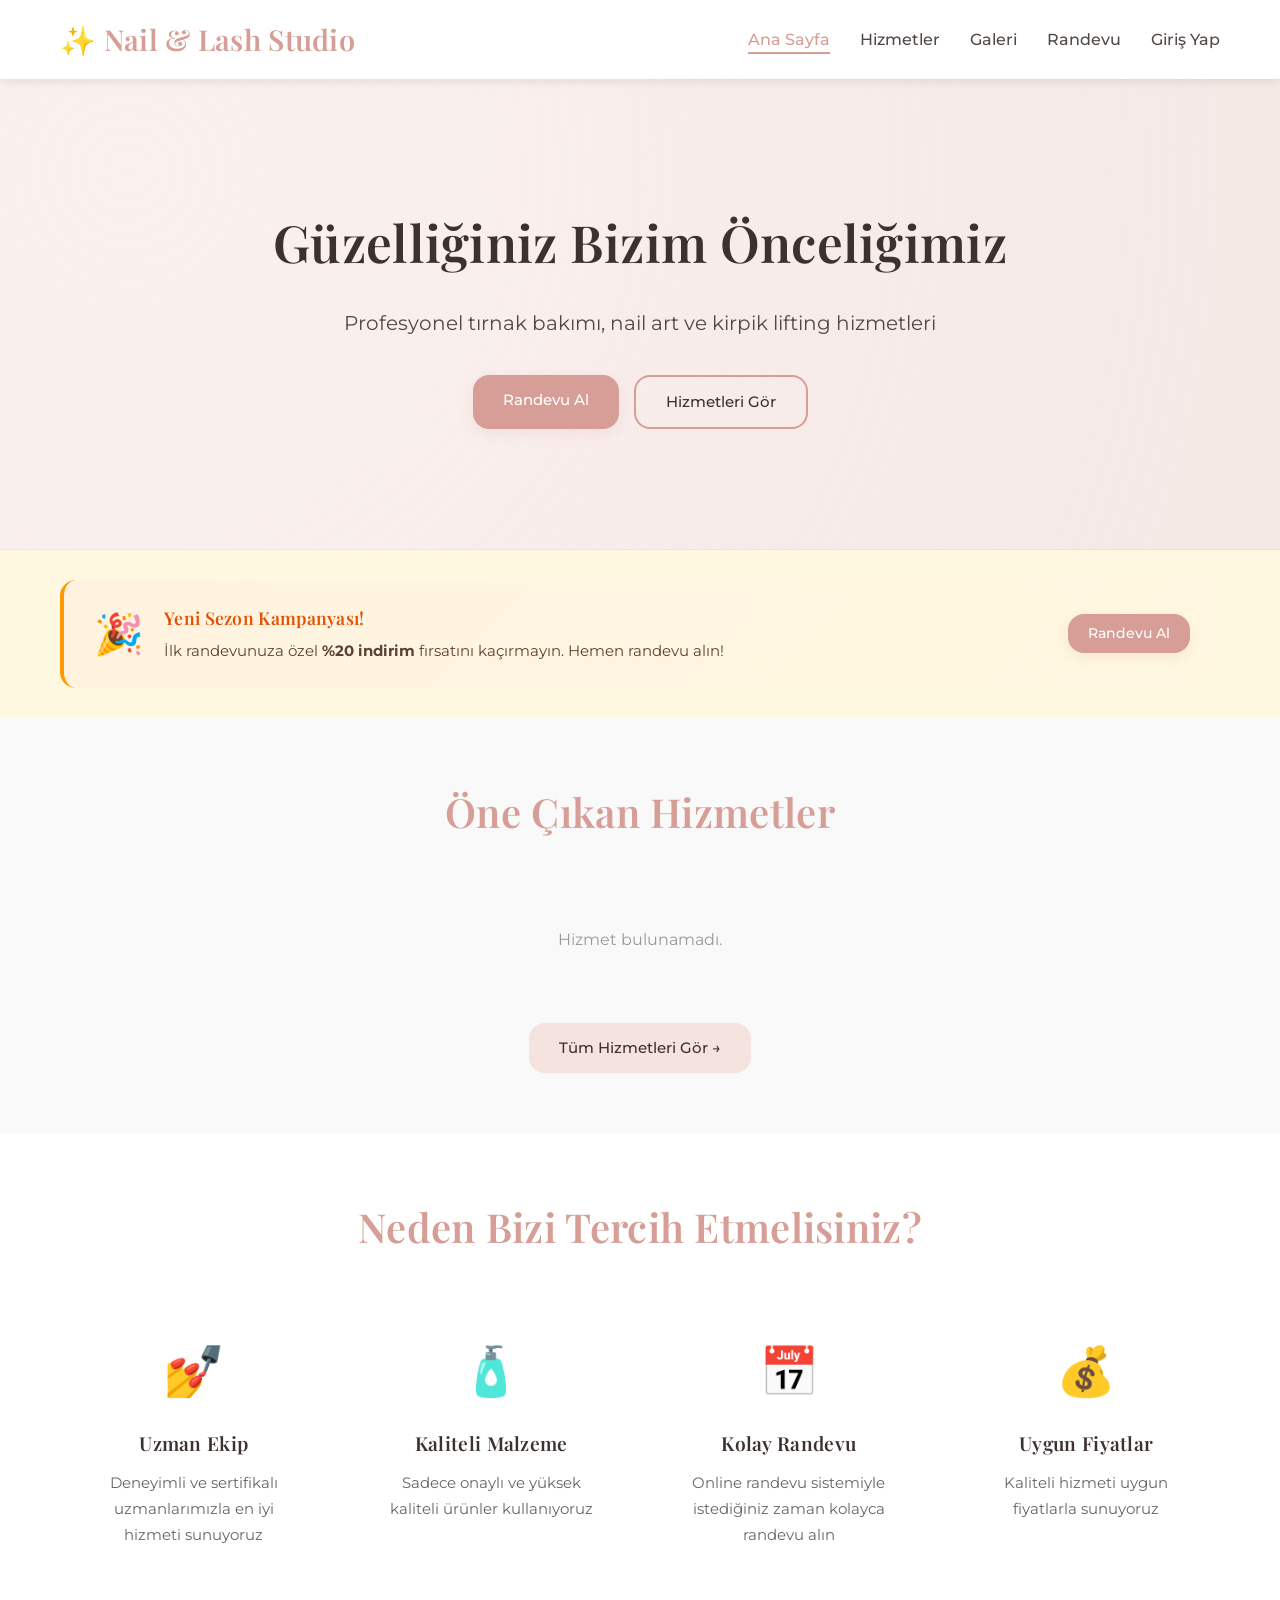
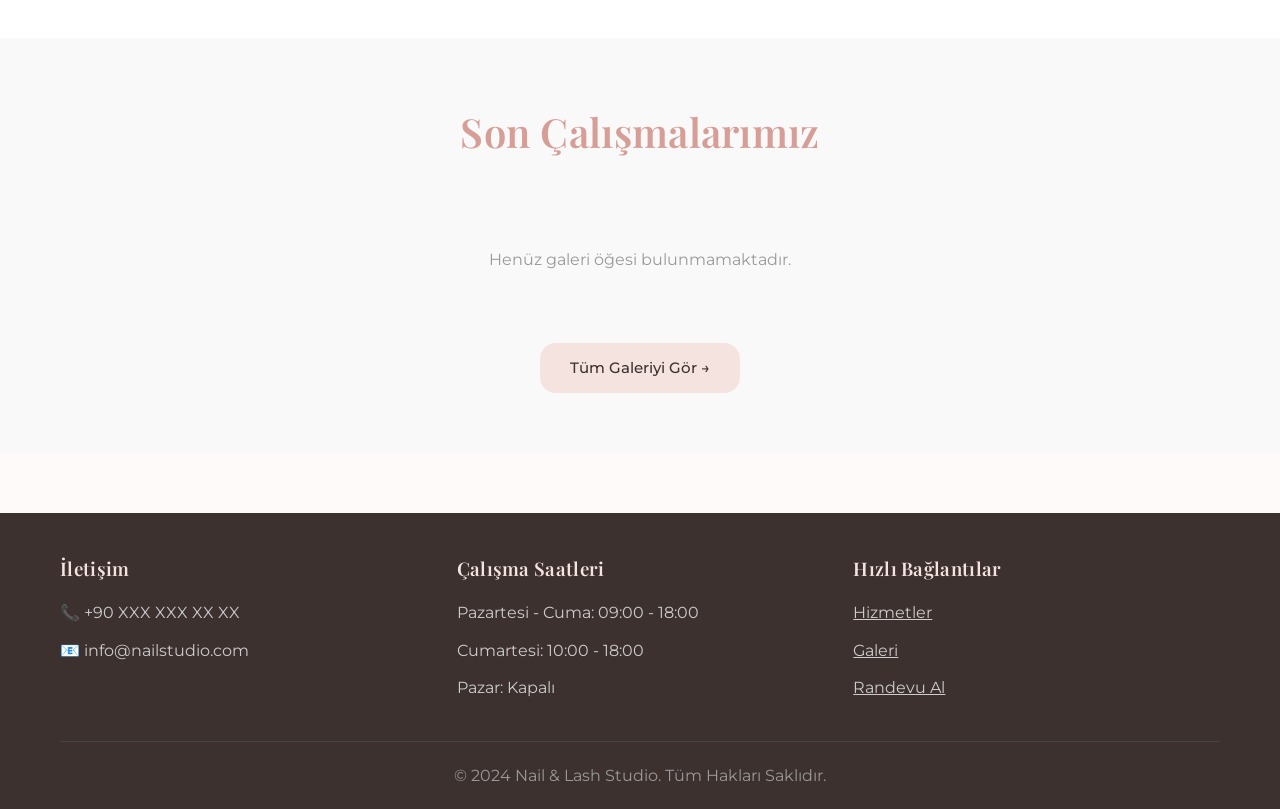
<file: Frontend/index.html>
<!DOCTYPE html>
<html lang="tr">
<head>
    <meta charset="UTF-8">
    <meta name="viewport" content="width=device-width, initial-scale=1.0">
    <meta name="description" content="Nail & Lash Studio - Profesyonel tırnak bakımı, nail art, protez tırnak ve kirpik lifting hizmetleri. Online randevu alın.">
    <title>Nail & Lash Studio — Tırnak & Kirpik Lifting Randevu Sistemi</title>
    <link rel="stylesheet" href="css/style.css">
    <link rel="stylesheet" href="css/responsive.css">
</head>
<body>
    <!-- Navigation -->
    <nav class="navbar">
        <div class="container">
            <div class="navbar-content">
                <div class="logo">
                    <h1>✨ Nail & Lash Studio</h1>
                </div>
                <button class="hamburger" id="hamburgerBtn" onclick="toggleMobileMenu()">
                    <span></span>
                    <span></span>
                    <span></span>
                </button>
                <ul class="nav-menu" id="navMenu">
                    <li><a href="index.html" class="active">Ana Sayfa</a></li>
                    <li><a href="pages/services.html">Hizmetler</a></li>
                    <li><a href="pages/gallery.html">Galeri</a></li>
                    <li><a href="pages/appointments.html">Randevu</a></li>
                    <li id="authMenu">
                        <a href="pages/login.html">Giriş Yap</a>
                    </li>
                </ul>
            </div>
        </div>
    </nav>

    <!-- Hero Section -->
    <section class="hero">
        <div class="hero-content">
            <h2>Güzelliğiniz Bizim Önceliğimiz</h2>
            <p>Profesyonel tırnak bakımı, nail art ve kirpik lifting hizmetleri</p>
            <div class="hero-buttons">
                <a href="pages/appointments.html" class="btn btn-primary">Randevu Al</a>
                <a href="pages/services.html" class="btn btn-outline">Hizmetleri Gör</a>
            </div>
        </div>
    </section>

    <!-- Announcements / Campaigns -->
    <section class="announcements">
        <div class="container">
            <div class="announcement-banner">
                <div class="announcement-icon">🎉</div>
                <div class="announcement-text">
                    <h3>Yeni Sezon Kampanyası!</h3>
                    <p>İlk randevunuza özel <strong>%20 indirim</strong> fırsatını kaçırmayın. Hemen randevu alın!</p>
                </div>
                <a href="pages/appointments.html" class="btn btn-primary btn-sm">Randevu Al</a>
            </div>
        </div>
    </section>

    <!-- Featured Services (Dynamic) -->
    <section class="featured-services">
        <div class="container">
            <h2>Öne Çıkan Hizmetler</h2>
            <div class="services-grid" id="servicesGrid">
                <!-- API'den dinamik yüklenecek -->
                <p class="loading-text">Hizmetler yükleniyor...</p>
            </div>
            <div class="section-cta">
                <a href="pages/services.html" class="btn btn-secondary">Tüm Hizmetleri Gör →</a>
            </div>
        </div>
    </section>

    <!-- Why Choose Us -->
    <section class="why-us">
        <div class="container">
            <h2>Neden Bizi Tercih Etmelisiniz?</h2>
            <div class="features-grid">
                <div class="feature-card">
                    <div class="feature-icon">💅</div>
                    <h3>Uzman Ekip</h3>
                    <p>Deneyimli ve sertifikalı uzmanlarımızla en iyi hizmeti sunuyoruz</p>
                </div>
                <div class="feature-card">
                    <div class="feature-icon">🧴</div>
                    <h3>Kaliteli Malzeme</h3>
                    <p>Sadece onaylı ve yüksek kaliteli ürünler kullanıyoruz</p>
                </div>
                <div class="feature-card">
                    <div class="feature-icon">📅</div>
                    <h3>Kolay Randevu</h3>
                    <p>Online randevu sistemiyle istediğiniz zaman kolayca randevu alın</p>
                </div>
                <div class="feature-card">
                    <div class="feature-icon">💰</div>
                    <h3>Uygun Fiyatlar</h3>
                    <p>Kaliteli hizmeti uygun fiyatlarla sunuyoruz</p>
                </div>
            </div>
        </div>
    </section>

    <!-- Gallery Preview -->
    <section class="gallery-preview">
        <div class="container">
            <h2>Son Çalışmalarımız</h2>
            <div class="gallery-grid" id="galleryPreview">
                <!-- API'den dinamik yüklenecek -->
                <p class="loading-text">Galeri yükleniyor...</p>
            </div>
            <div class="section-cta">
                <a href="pages/gallery.html" class="btn btn-secondary">Tüm Galeriyi Gör →</a>
            </div>
        </div>
    </section>

    <!-- Footer -->
    <footer class="footer">
        <div class="container">
            <div class="footer-content">
                <div class="footer-section">
                    <h3>İletişim</h3>
                    <p>📞 +90 XXX XXX XX XX</p>
                    <p>📧 info@nailstudio.com</p>
                </div>
                <div class="footer-section">
                    <h3>Çalışma Saatleri</h3>
                    <p>Pazartesi - Cuma: 09:00 - 18:00</p>
                    <p>Cumartesi: 10:00 - 18:00</p>
                    <p>Pazar: Kapalı</p>
                </div>
                <div class="footer-section">
                    <h3>Hızlı Bağlantılar</h3>
                    <p><a href="pages/services.html" style="color:#ccc;">Hizmetler</a></p>
                    <p><a href="pages/gallery.html" style="color:#ccc;">Galeri</a></p>
                    <p><a href="pages/appointments.html" style="color:#ccc;">Randevu Al</a></p>
                </div>
            </div>
            <div class="footer-bottom">
                <p>&copy; 2024 Nail & Lash Studio. Tüm Hakları Saklıdır.</p>
            </div>
        </div>
    </footer>

    <script src="js/main.js"></script>
    <script>
        // Ana sayfa — hizmetleri API'den dinamik çek
        document.addEventListener('DOMContentLoaded', async function() {
            await loadFeaturedServices();
            await loadGalleryPreview();
        });

        async function loadFeaturedServices() {
            const grid = document.getElementById('servicesGrid');
            const services = await apiCall('/services');
            
            if (services && services.length > 0) {
                grid.innerHTML = '';
                // İlk 3 hizmeti göster
                services.slice(0, 3).forEach(service => {
                    const card = document.createElement('div');
                    card.className = 'service-card';
                    card.onclick = () => { 
                        sessionStorage.setItem('selectedServiceId', service.id);
                        window.location.href = 'pages/appointments.html'; 
                    };
                    card.innerHTML = `
                        <h3>${service.name}</h3>
                        <p>${service.description || ''}</p>
                        <span class="price">₺${service.price}</span>
                        <span class="duration-badge">⏱️ ${service.durationMinutes} dk</span>
                    `;
                    grid.appendChild(card);
                });
            } else {
                grid.innerHTML = '<p class="no-data">Hizmet bulunamadı.</p>';
            }
        }

        async function loadGalleryPreview() {
            const grid = document.getElementById('galleryPreview');
            const items = await apiCall('/gallery');

            if (items && items.length > 0) {
                grid.innerHTML = '';
                // Son 4 galeri öğesini göster
                items.slice(0, 4).forEach(item => {
                    const imageUrl = `${API_URL.replace('/api', '')}${item.imageUrl}`;
                    const div = document.createElement('div');
                    div.className = 'gallery-item';
                    div.innerHTML = `<img src="${imageUrl}" alt="${item.description || 'Tırnak modeli'}" loading="lazy">`;
                    grid.appendChild(div);
                });
            } else {
                grid.innerHTML = '<p class="no-data">Henüz galeri öğesi bulunmamaktadır.</p>';
            }
        }
    </script>
</body>
</html>
</file>
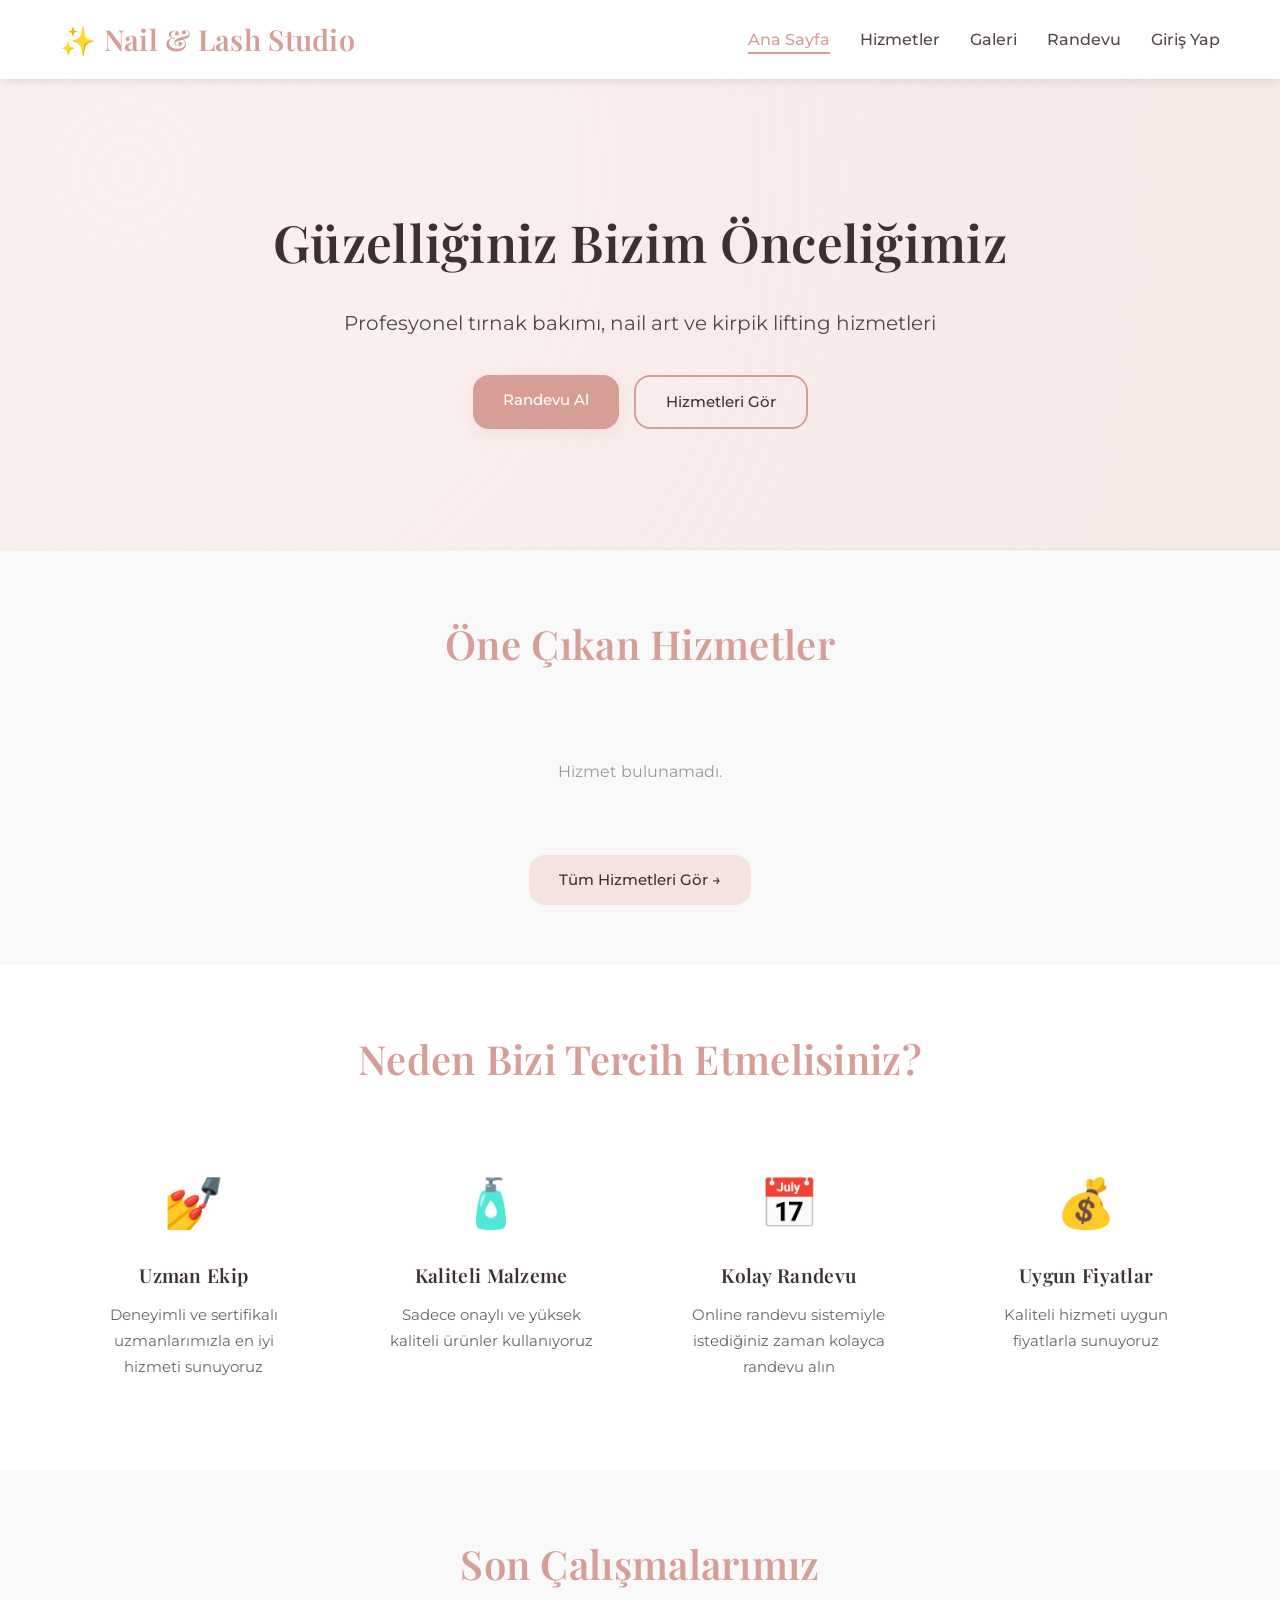
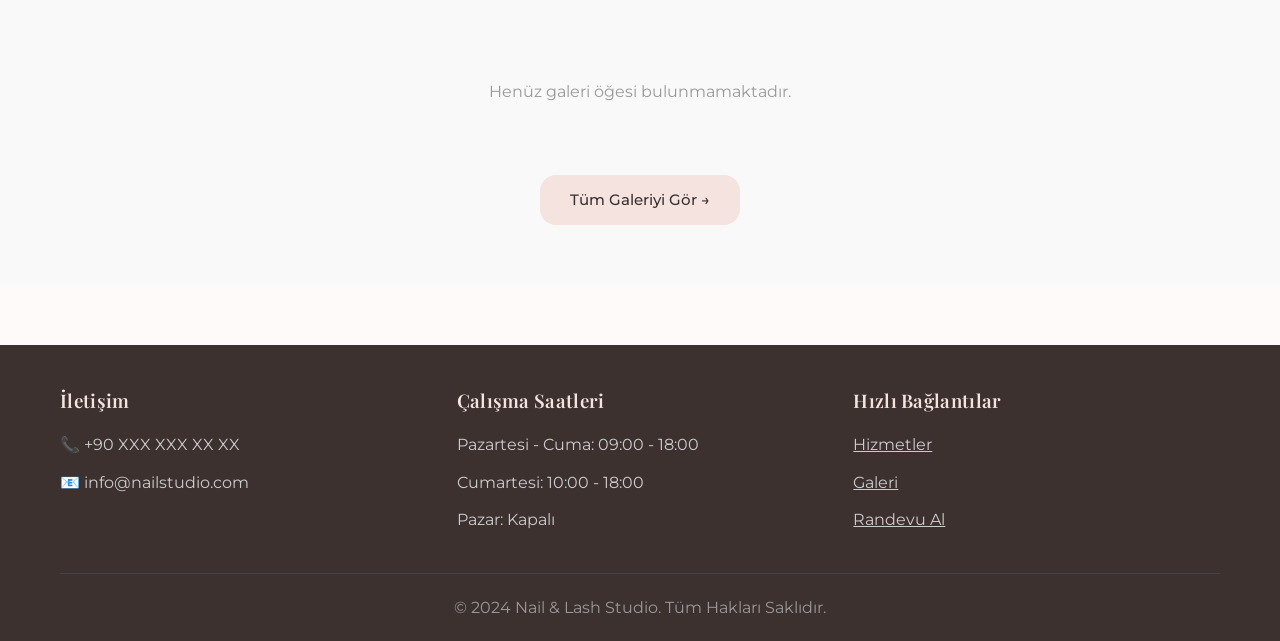
<file: nailApp/Frontend/index.html>
<!DOCTYPE html>
<html lang="tr">
<head>
    <meta charset="UTF-8">
    <meta name="viewport" content="width=device-width, initial-scale=1.0">
    <meta name="description" content="Nail & Lash Studio - Profesyonel tırnak bakımı, nail art, protez tırnak ve kirpik lifting hizmetleri. Online randevu alın.">
    <title>Nail & Lash Studio — Tırnak & Kirpik Lifting Randevu Sistemi</title>
    <link rel="stylesheet" href="css/style.css">
    <link rel="stylesheet" href="css/responsive.css">
</head>
<body>
    <!-- Navigation -->
    <nav class="navbar">
        <div class="container">
            <div class="navbar-content">
                <div class="logo">
                    <h1>✨ Nail & Lash Studio</h1>
                </div>
                <button class="hamburger" id="hamburgerBtn" onclick="toggleMobileMenu()">
                    <span></span>
                    <span></span>
                    <span></span>
                </button>
                <ul class="nav-menu" id="navMenu">
                    <li><a href="index.html" class="active">Ana Sayfa</a></li>
                    <li><a href="pages/services.html">Hizmetler</a></li>
                    <li><a href="pages/gallery.html">Galeri</a></li>
                    <li><a href="pages/appointments.html">Randevu</a></li>
                    <li id="authMenu">
                        <a href="pages/login.html">Giriş Yap</a>
                    </li>
                </ul>
            </div>
        </div>
    </nav>

    <!-- Hero Section -->
    <section class="hero">
        <div class="hero-content">
            <h2>Güzelliğiniz Bizim Önceliğimiz</h2>
            <p>Profesyonel tırnak bakımı, nail art ve kirpik lifting hizmetleri</p>
            <div class="hero-buttons">
                <a href="pages/appointments.html" class="btn btn-primary">Randevu Al</a>
                <a href="pages/services.html" class="btn btn-outline">Hizmetleri Gör</a>
            </div>
        </div>
    </section>

    <!-- Announcements / Campaigns (Dinamik) -->
    <section class="announcements" id="announcementsSection" style="display:none;">
        <div class="container">
            <div id="announcementBanners">
                <!-- Duyurular API'den dinamik yüklenecek -->
            </div>
        </div>
    </section>

    <!-- Featured Services (Dynamic) -->
    <section class="featured-services">
        <div class="container">
            <h2>Öne Çıkan Hizmetler</h2>
            <div class="services-grid" id="servicesGrid">
                <!-- API'den dinamik yüklenecek -->
                <p class="loading-text">Hizmetler yükleniyor...</p>
            </div>
            <div class="section-cta">
                <a href="pages/services.html" class="btn btn-secondary">Tüm Hizmetleri Gör →</a>
            </div>
        </div>
    </section>

    <!-- Why Choose Us -->
    <section class="why-us">
        <div class="container">
            <h2>Neden Bizi Tercih Etmelisiniz?</h2>
            <div class="features-grid">
                <div class="feature-card">
                    <div class="feature-icon">💅</div>
                    <h3>Uzman Ekip</h3>
                    <p>Deneyimli ve sertifikalı uzmanlarımızla en iyi hizmeti sunuyoruz</p>
                </div>
                <div class="feature-card">
                    <div class="feature-icon">🧴</div>
                    <h3>Kaliteli Malzeme</h3>
                    <p>Sadece onaylı ve yüksek kaliteli ürünler kullanıyoruz</p>
                </div>
                <div class="feature-card">
                    <div class="feature-icon">📅</div>
                    <h3>Kolay Randevu</h3>
                    <p>Online randevu sistemiyle istediğiniz zaman kolayca randevu alın</p>
                </div>
                <div class="feature-card">
                    <div class="feature-icon">💰</div>
                    <h3>Uygun Fiyatlar</h3>
                    <p>Kaliteli hizmeti uygun fiyatlarla sunuyoruz</p>
                </div>
            </div>
        </div>
    </section>

    <!-- Gallery Preview -->
    <section class="gallery-preview">
        <div class="container">
            <h2>Son Çalışmalarımız</h2>
            <div class="gallery-grid" id="galleryPreview">
                <!-- API'den dinamik yüklenecek -->
                <p class="loading-text">Galeri yükleniyor...</p>
            </div>
            <div class="section-cta">
                <a href="pages/gallery.html" class="btn btn-secondary">Tüm Galeriyi Gör →</a>
            </div>
        </div>
    </section>

    <!-- Footer -->
    <footer class="footer">
        <div class="container">
            <div class="footer-content">
                <div class="footer-section">
                    <h3>İletişim</h3>
                    <p>📞 +90 XXX XXX XX XX</p>
                    <p>📧 info@nailstudio.com</p>
                </div>
                <div class="footer-section">
                    <h3>Çalışma Saatleri</h3>
                    <p>Pazartesi - Cuma: 09:00 - 18:00</p>
                    <p>Cumartesi: 10:00 - 18:00</p>
                    <p>Pazar: Kapalı</p>
                </div>
                <div class="footer-section">
                    <h3>Hızlı Bağlantılar</h3>
                    <p><a href="pages/services.html" style="color:#ccc;">Hizmetler</a></p>
                    <p><a href="pages/gallery.html" style="color:#ccc;">Galeri</a></p>
                    <p><a href="pages/appointments.html" style="color:#ccc;">Randevu Al</a></p>
                </div>
            </div>
            <div class="footer-bottom">
                <p>&copy; 2024 Nail & Lash Studio. Tüm Hakları Saklıdır.</p>
            </div>
        </div>
    </footer>

    <script src="js/main.js"></script>
    <script>
        // Ana sayfa — hizmetleri API'den dinamik çek
        document.addEventListener('DOMContentLoaded', async function() {
            await loadFeaturedServices();
            await loadGalleryPreview();
            await loadAnnouncementsSection();
        });

        async function loadAnnouncementsSection() {
            const section = document.getElementById('announcementsSection');
            const container = document.getElementById('announcementBanners');
            const announcements = await apiCall('/announcements');

            if (announcements && Array.isArray(announcements) && announcements.length > 0) {
                section.style.display = 'block';
                container.innerHTML = '';
                announcements.forEach(ann => {
                    container.innerHTML += `
                        <div class="announcement-banner">
                            <div class="announcement-icon">${ann.emoji || '📢'}</div>
                            <div class="announcement-text">
                                <h3>${ann.title}</h3>
                                <p>${ann.content}${ann.badgeText ? ` <strong>${ann.badgeText}</strong>` : ''}</p>
                            </div>
                            <a href="pages/appointments.html" class="btn btn-primary btn-sm">Randevu Al</a>
                        </div>
                    `;
                });
            }
        }

        async function loadFeaturedServices() {
            const grid = document.getElementById('servicesGrid');
            const services = await apiCall('/services');
            
            if (services && services.length > 0) {
                grid.innerHTML = '';
                // İlk 3 hizmeti göster
                services.slice(0, 3).forEach(service => {
                    const card = document.createElement('div');
                    card.className = 'service-card';
                    card.onclick = () => { 
                        sessionStorage.setItem('selectedServiceId', service.id);
                        window.location.href = 'pages/appointments.html'; 
                    };
                    card.innerHTML = `
                        <h3>${service.name}</h3>
                        <p>${service.description || ''}</p>
                        <span class="price">₺${service.price}</span>
                        <span class="duration-badge">⏱️ ${service.durationMinutes} dk</span>
                    `;
                    grid.appendChild(card);
                });
            } else {
                grid.innerHTML = '<p class="no-data">Hizmet bulunamadı.</p>';
            }
        }

        async function loadGalleryPreview() {
            const grid = document.getElementById('galleryPreview');
            const items = await apiCall('/gallery');

            if (items && items.length > 0) {
                grid.innerHTML = '';
                // Son 4 galeri öğesini göster
                items.slice(0, 4).forEach(item => {
                    const imageUrl = `${API_URL.replace('/api', '')}${item.imageUrl}`;
                    const div = document.createElement('div');
                    div.className = 'gallery-item';
                    div.innerHTML = `<img src="${imageUrl}" alt="${item.description || 'Tırnak modeli'}" loading="lazy">`;
                    grid.appendChild(div);
                });
            } else {
                grid.innerHTML = '<p class="no-data">Henüz galeri öğesi bulunmamaktadır.</p>';
            }
        }
    </script>
</body>
</html>
</file>
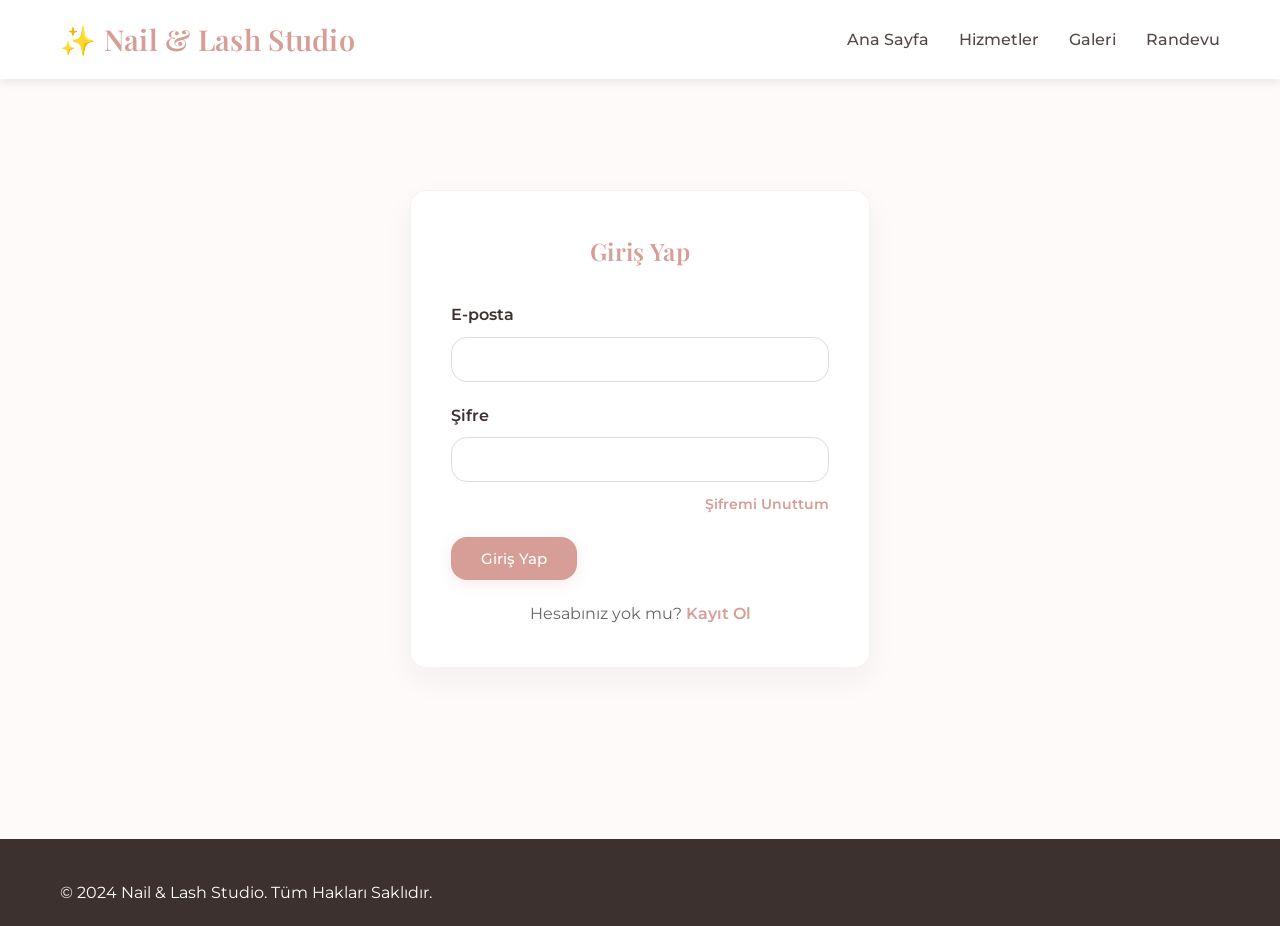
<file: Frontend/pages/admin.html>
<!DOCTYPE html>
<html lang="tr">
<head>
    <meta charset="UTF-8">
    <meta name="viewport" content="width=device-width, initial-scale=1.0">
    <title>Admin Paneli - Nail & Lash Studio</title>
    <link rel="stylesheet" href="../css/style.css">
    <link rel="stylesheet" href="../css/responsive.css">
    <style>
        .admin-container {
            display: grid;
            grid-template-columns: 250px 1fr;
            min-height: calc(100vh - 100px);
        }

        .admin-sidebar {
            background-color: var(--dark-color);
            color: white;
            padding: 20px 0;
        }

        .admin-sidebar ul {
            list-style: none;
        }

        .admin-sidebar li a {
            display: block;
            padding: 15px 20px;
            color: white;
            text-decoration: none;
            transition: var(--transition);
            border-left: 3px solid transparent;
        }

        .admin-sidebar li a:hover,
        .admin-sidebar li a.active {
            background-color: var(--primary-color);
            border-left-color: var(--secondary-color);
        }

        .admin-content {
            padding: 40px;
            background-color: #f9f9f9;
        }

        .dashboard-grid {
            display: grid;
            grid-template-columns: repeat(auto-fit, minmax(300px, 1fr));
            gap: 20px;
            margin-bottom: 40px;
        }

        .stat-card {
            background: white;
            padding: 20px;
            border-radius: var(--border-radius);
            box-shadow: 0 2px 10px rgba(0,0,0,0.1);
        }

        .stat-card h3 {
            color: var(--text-color);
            margin-bottom: 10px;
            font-size: 0.9rem;
            text-transform: uppercase;
        }

        .stat-value {
            font-size: 2.5rem;
            font-weight: bold;
            color: var(--primary-color);
        }

        .tab-content {
            display: none;
        }

        .tab-content.active {
            display: block;
        }

        .table-responsive {
            background: white;
            padding: 20px;
            border-radius: var(--border-radius);
            box-shadow: 0 2px 10px rgba(0,0,0,0.1);
            overflow-x: auto;
        }

        table {
            width: 100%;
            border-collapse: collapse;
        }

        th {
            background-color: var(--dark-color);
            color: white;
            padding: 15px;
            text-align: left;
        }

        td {
            padding: 15px;
            border-bottom: 1px solid #ddd;
        }

        tr:hover {
            background-color: #f5f5f5;
        }

        .action-btns {
            display: flex;
            gap: 10px;
        }

        .edit-btn, .delete-btn, .approve-btn {
            padding: 8px 12px;
            border: none;
            border-radius: 4px;
            cursor: pointer;
            font-size: 0.9rem;
            transition: var(--transition);
        }

        .edit-btn {
            background-color: #3498db;
            color: white;
        }

        .edit-btn:hover {
            background-color: #2980b9;
        }

        .delete-btn {
            background-color: #e74c3c;
            color: white;
        }

        .delete-btn:hover {
            background-color: #c0392b;
        }

        .approve-btn {
            background-color: #27ae60;
            color: white;
        }

        .approve-btn:hover {
            background-color: #229954;
        }

        .form-inline {
            display: grid;
            grid-template-columns: repeat(auto-fit, minmax(250px, 1fr));
            gap: 15px;
            margin-bottom: 20px;
        }

        /* Modal Styles */
        .modal-overlay {
            display: none;
            position: fixed;
            top: 0;
            left: 0;
            width: 100%;
            height: 100%;
            background-color: rgba(0,0,0,0.5);
            z-index: 1000;
            justify-content: center;
            align-items: center;
        }

        .modal-overlay.active {
            display: flex;
        }

        .modal {
            background: white;
            border-radius: var(--border-radius);
            padding: 30px;
            width: 90%;
            max-width: 500px;
            max-height: 90vh;
            overflow-y: auto;
            box-shadow: 0 10px 30px rgba(0,0,0,0.3);
            animation: fadeIn 0.3s ease;
        }

        .modal h2 {
            color: var(--primary-color);
            margin-bottom: 20px;
        }

        .modal .form-group {
            margin-bottom: 15px;
        }

        .modal-actions {
            display: flex;
            gap: 10px;
            justify-content: flex-end;
            margin-top: 20px;
        }

        .btn-cancel {
            padding: 10px 20px;
            border: 1px solid #ddd;
            background: white;
            border-radius: var(--border-radius);
            cursor: pointer;
            transition: var(--transition);
        }

        .btn-cancel:hover {
            background: #f5f5f5;
        }

        /* Gallery Upload */
        .gallery-upload-grid {
            display: grid;
            grid-template-columns: repeat(auto-fit, minmax(200px, 1fr));
            gap: 15px;
            margin-top: 20px;
        }

        .gallery-admin-item {
            position: relative;
            border-radius: var(--border-radius);
            overflow: hidden;
            width: 100%;
            aspect-ratio: 1 / 1;
        }

        .gallery-admin-item img {
            width: 100%;
            height: 100%;
            object-fit: cover;
        }

        .gallery-admin-item .delete-overlay {
            position: absolute;
            top: 5px;
            right: 5px;
        }

        .gallery-admin-item .delete-overlay button {
            background: rgba(231, 76, 60, 0.9);
            color: white;
            border: none;
            padding: 5px 10px;
            border-radius: 4px;
            cursor: pointer;
            font-size: 0.8rem;
        }

        @media (max-width: 768px) {
            .admin-container {
                grid-template-columns: 1fr;
            }

            .admin-sidebar {
                display: none;
            }

            .admin-content {
                padding: 20px;
            }

            table {
                font-size: 0.9rem;
            }

            th, td {
                padding: 10px;
            }
        }
    </style>
</head>
<body>
    <!-- Navigation -->
    <nav class="navbar">
        <div class="container">
            <div class="navbar-content">
                <div class="logo">
                    <h1>✨ Admin Paneli</h1>
                </div>
                <ul class="nav-menu">
                    <li><a href="../index.html">Ana Sayfa</a></li>
                    <li id="authMenu"></li>
                </ul>
            </div>
        </div>
    </nav>

    <!-- Admin Container -->
    <div class="admin-container">
        <!-- Sidebar -->
        <div class="admin-sidebar">
            <ul>
                <li><a href="#" onclick="showTab('dashboard')" class="nav-link active">📊 Dashboard</a></li>
                <li><a href="#" onclick="showTab('appointments')" class="nav-link">📅 Randevular</a></li>
                <li><a href="#" onclick="showTab('services')" class="nav-link">💄 Hizmetler</a></li>
                <li><a href="#" onclick="showTab('categories')" class="nav-link">📂 Kategoriler</a></li>
                <li><a href="#" onclick="showTab('gallery')" class="nav-link">🖼️ Galeri</a></li>
                <li><a href="#" onclick="showTab('users')" class="nav-link">👥 Kullanıcılar</a></li>
                <li><a href="#" onclick="logout()" class="nav-link">🚪 Çıkış Yap</a></li>
            </ul>
        </div>

        <!-- Content -->
        <div class="admin-content">
            <!-- Dashboard Tab -->
            <div id="dashboard" class="tab-content active">
                <h1>Dashboard</h1>
                <div class="dashboard-grid">
                    <div class="stat-card">
                        <h3>Toplam Randevu</h3>
                        <div class="stat-value" id="totalAppointments">0</div>
                    </div>
                    <div class="stat-card">
                        <h3>Beklemede</h3>
                        <div class="stat-value" id="pendingAppointments">0</div>
                    </div>
                    <div class="stat-card">
                        <h3>Aktif Hizmetler</h3>
                        <div class="stat-value" id="totalServices">0</div>
                    </div>
                    <div class="stat-card">
                        <h3>Galeri Öğeleri</h3>
                        <div class="stat-value" id="totalGallery">0</div>
                    </div>
                </div>
            </div>

            <!-- Appointments Tab -->
            <div id="appointments" class="tab-content">
                <h1>Randevu Yönetimi</h1>
                <div class="table-responsive">
                    <table>
                        <thead>
                            <tr>
                                <th>Müşteri</th>
                                <th>Hizmet</th>
                                <th>Tarih</th>
                                <th>Durum</th>
                                <th>İşlemler</th>
                            </tr>
                        </thead>
                        <tbody id="appointmentsTable">
                            <!-- Appointments will be loaded here -->
                        </tbody>
                    </table>
                </div>
            </div>

            <!-- Services Tab -->
            <div id="services" class="tab-content">
                <h1>Hizmet Yönetimi</h1>
                <div class="form-inline">
                    <button class="btn btn-primary" onclick="showServiceModal()">+ Yeni Hizmet</button>
                </div>
                <div class="table-responsive">
                    <table>
                        <thead>
                            <tr>
                                <th>Adı</th>
                                <th>Fiyat</th>
                                <th>Süre</th>
                                <th>Kategori</th>
                                <th>İşlemler</th>
                            </tr>
                        </thead>
                        <tbody id="servicesTable">
                            <!-- Services will be loaded here -->
                        </tbody>
                    </table>
                </div>
            </div>

            <!-- Categories Tab -->
            <div id="categories" class="tab-content">
                <h1>Kategori Yönetimi</h1>
                <div class="form-inline">
                    <button class="btn btn-primary" onclick="showCategoryModal()">+ Yeni Kategori</button>
                </div>
                <div class="table-responsive">
                    <table>
                        <thead>
                            <tr>
                                <th>Adı</th>
                                <th>Açıklama</th>
                                <th>İşlemler</th>
                            </tr>
                        </thead>
                        <tbody id="categoriesTable">
                            <!-- Categories will be loaded here -->
                        </tbody>
                    </table>
                </div>
            </div>

            <!-- Gallery Tab -->
            <div id="gallery" class="tab-content">
                <h1>Galeri Yönetimi</h1>
                <div class="form-inline">
                    <button class="btn btn-primary" onclick="showGalleryUploadModal()">+ Resim Yükle</button>
                </div>
                <div class="gallery-upload-grid" id="galleryAdminGrid">
                    <!-- Gallery items will be loaded here -->
                </div>
            </div>

            <!-- Users Tab -->
            <div id="users" class="tab-content">
                <h1>Kullanıcı Yönetimi</h1>
                <div class="table-responsive">
                    <table>
                        <thead>
                            <tr>
                                <th>Ad</th>
                                <th>Soyad</th>
                                <th>E-posta</th>
                                <th>Kayıt Tarihi</th>
                                <th>İşlemler</th>
                            </tr>
                        </thead>
                        <tbody id="usersTable">
                            <!-- Users will be loaded here -->
                        </tbody>
                    </table>
                </div>
            </div>
        </div>
    </div>

    <!-- Service Modal -->
    <div class="modal-overlay" id="serviceModal">
        <div class="modal">
            <h2 id="serviceModalTitle">Yeni Hizmet Ekle</h2>
            <form id="serviceForm">
                <input type="hidden" id="serviceId">
                <div class="form-group">
                    <label for="serviceName">Hizmet Adı *</label>
                    <input type="text" id="serviceName" required maxlength="100">
                </div>
                <div class="form-group">
                    <label for="serviceDescription">Açıklama</label>
                    <textarea id="serviceDescription" rows="3"></textarea>
                </div>
                <div class="form-group">
                    <label for="servicePrice">Fiyat (₺) *</label>
                    <input type="number" id="servicePrice" required min="1" step="0.01">
                </div>
                <div class="form-group">
                    <label for="serviceDuration">Süre (dakika) *</label>
                    <input type="number" id="serviceDuration" required min="1" max="300">
                </div>
                <div class="form-group">
                    <label>Kategoriler * (Birden fazla seçebilirsiniz)</label>
                    <div id="serviceCategoriesContainer" style="display: flex; flex-direction: column; gap: 8px; max-height: 150px; overflow-y: auto; border: 1px solid #ddd; padding: 10px; border-radius: var(--border-radius); background: white;">
                        <!-- Checkbox'lar JavaScript ile dinamik olarak doldurulacak -->
                    </div>
                </div>
                <div class="modal-actions">
                    <button type="button" class="btn-cancel" onclick="closeModal('serviceModal')">İptal</button>
                    <button type="submit" class="btn btn-primary">Kaydet</button>
                </div>
            </form>
        </div>
    </div>

    <!-- Category Modal -->
    <div class="modal-overlay" id="categoryModal">
        <div class="modal">
            <h2 id="categoryModalTitle">Yeni Kategori Ekle</h2>
            <form id="categoryForm">
                <input type="hidden" id="editCategoryId">
                <div class="form-group">
                    <label for="categoryName">Kategori Adı *</label>
                    <input type="text" id="categoryName" required>
                </div>
                <div class="form-group">
                    <label for="categoryDescription">Açıklama</label>
                    <textarea id="categoryDescription" rows="3"></textarea>
                </div>
                <div class="modal-actions">
                    <button type="button" class="btn-cancel" onclick="closeModal('categoryModal')">İptal</button>
                    <button type="submit" class="btn btn-primary">Kaydet</button>
                </div>
            </form>
        </div>
    </div>

    <!-- Gallery Upload Modal -->
    <div class="modal-overlay" id="galleryUploadModal">
        <div class="modal">
            <h2 id="galleryModalTitle">Resim Yükle</h2>
            <form id="galleryUploadForm" enctype="multipart/form-data">
                <input type="hidden" id="editGalleryId">
                <div class="form-group">
                    <label for="galleryImage">Resim Seçin <span id="galleryImageRequiredStar">*</span></label>
                    <input type="file" id="galleryImage" accept="image/*">
                </div>
                <div id="imagePreviewContainer" style="display:none; margin-bottom: 15px; text-align: center;">
                    <img id="imagePreview" style="max-width: 100%; max-height: 200px; border-radius: var(--border-radius); border: 1px solid #ddd;">
                    <p id="imageOriginalSize" style="margin-top: 8px; font-size: 0.85rem; color: #888;"></p>
                </div>
                <div style="display: grid; grid-template-columns: 1fr 1fr; gap: 15px;">
                    <div class="form-group">
                        <label for="galleryResizeWidth">Genişlik (px)</label>
                        <input type="number" id="galleryResizeWidth" min="50" max="4000" placeholder="Ör: 800">
                    </div>
                    <div class="form-group">
                        <label for="galleryResizeHeight">Yükseklik (px)</label>
                        <input type="number" id="galleryResizeHeight" min="50" max="4000" placeholder="Ör: 600">
                    </div>
                </div>
                <div class="form-group" style="margin-bottom: 5px;">
                    <label style="display: flex; align-items: center; gap: 8px; cursor: pointer; font-size: 0.9rem;">
                        <input type="checkbox" id="galleryKeepAspectRatio" checked style="width: auto;">
                        En-boy oranını koru
                    </label>
                </div>
                <div class="form-group">
                    <label for="galleryDescription">Açıklama</label>
                    <input type="text" id="galleryDescription">
                </div>
                <div class="form-group">
                    <label>Kategoriler * (Birden fazla seçebilirsiniz)</label>
                    <div id="galleryCategoriesContainer" style="display: flex; flex-direction: column; gap: 8px; max-height: 150px; overflow-y: auto; border: 1px solid #ddd; padding: 10px; border-radius: var(--border-radius); background: white;">
                        <!-- Checkbox'lar JavaScript ile dinamik olarak doldurulacak -->
                    </div>
                </div>
                <div class="modal-actions">
                    <button type="button" class="btn-cancel" onclick="closeModal('galleryUploadModal')">İptal</button>
                    <button type="submit" class="btn btn-primary" id="gallerySubmitBtn">Yükle</button>
                </div>
            </form>
        </div>
    </div>

    <!-- User Modal -->
    <div class="modal-overlay" id="userModal">
        <div class="modal">
            <h2>Kullanıcı Düzenle</h2>
            <form id="userForm">
                <input type="hidden" id="editUserId">
                <div class="form-group">
                    <label for="editUserFirstName">Adı *</label>
                    <input type="text" id="editUserFirstName" required maxlength="50">
                </div>
                <div class="form-group">
                    <label for="editUserLastName">Soyadı *</label>
                    <input type="text" id="editUserLastName" required maxlength="50">
                </div>
                <div class="form-group">
                    <label for="editUserEmail">E-posta *</label>
                    <input type="email" id="editUserEmail" required>
                </div>
                <div class="form-group">
                    <label for="editUserPhone">Telefon</label>
                    <input type="tel" id="editUserPhone">
                </div>
                <div class="modal-actions">
                    <button type="button" class="btn-cancel" onclick="closeModal('userModal')">İptal</button>
                    <button type="submit" class="btn btn-primary">Kaydet</button>
                </div>
            </form>
        </div>
    </div>

    <!-- Footer -->
    <footer class="footer">
        <div class="container">
            <p>&copy; 2024 Nail & Lash Studio Admin Panel. Tüm Hakları Saklıdır.</p>
        </div>
    </footer>

    <script src="../js/main.js"></script>
    <script>
        document.addEventListener('DOMContentLoaded', function() {
            if (!currentUser || !isAdmin()) {
                window.location.href = 'login.html';
            }
            loadDashboardData();
        });

        function isAdmin() {
            return currentUser && currentUser.roles && currentUser.roles.includes('Admin');
        }

        // ============ TAB NAVIGATION ============
        function showTab(tabName) {
            document.querySelectorAll('.tab-content').forEach(tab => {
                tab.classList.remove('active');
            });
            
            document.querySelectorAll('.nav-link').forEach(link => {
                link.classList.remove('active');
            });

            document.getElementById(tabName).classList.add('active');
            event.target.classList.add('active');

            if (tabName === 'dashboard') loadDashboardData();
            else if (tabName === 'appointments') loadAppointments();
            else if (tabName === 'services') loadAdminServices();
            else if (tabName === 'categories') loadCategories();
            else if (tabName === 'gallery') loadAdminGallery();
            else if (tabName === 'users') loadUsers();
        }

        // ============ MODAL HELPERS ============
        function closeModal(modalId) {
            document.getElementById(modalId).classList.remove('active');
        }

        // ============ DASHBOARD ============
        async function loadDashboardData() {
            const appointments = await apiCall('/appointments');
            const services = await apiCall('/services');
            const gallery = await apiCall('/gallery');

            document.getElementById('totalAppointments').textContent = appointments?.length || 0;
            document.getElementById('pendingAppointments').textContent = 
                appointments?.filter(a => a.status === 0).length || 0;
            document.getElementById('totalServices').textContent = services?.length || 0;
            document.getElementById('totalGallery').textContent = gallery?.length || 0;
        }

        // ============ APPOINTMENTS ============
        async function loadAppointments() {
            const appointments = await apiCall('/appointments');
            const tbody = document.getElementById('appointmentsTable');
            tbody.innerHTML = '';

            if (appointments && Array.isArray(appointments)) {
                appointments.forEach(apt => {
                    const row = document.createElement('tr');
                    row.innerHTML = `
                        <td>${apt.user?.firstName || ''} ${apt.user?.lastName || ''}</td>
                        <td>${apt.service?.name || ''}</td>
                        <td>${formatDateTime(apt.appointmentDate)}</td>
                        <td>${getStatusLabel(apt.status)}</td>
                        <td>
                            <div class="action-btns">
                                <button class="approve-btn" onclick="approveAppointment(${apt.id})">✓ Onayla</button>
                                <button class="delete-btn" onclick="deleteAppointment(${apt.id})">✕ Sil</button>
                            </div>
                        </td>
                    `;
                    tbody.appendChild(row);
                });
            }
        }

        async function approveAppointment(id) {
            const success = await apiCall(`/appointments/${id}/status`, 'PUT', { status: 1 });
            if (success) {
                loadAppointments();
            }
        }

        async function deleteAppointment(id) {
            if (confirm('Bu randevuyu silmek istediğinizden emin misiniz?')) {
                await apiCall(`/appointments/${id}`, 'DELETE');
                loadAppointments();
            }
        }

        // Kategori ID'lerini isimlere dönüştüren yardımcı fonksiyon
        function getCategoryNames(categoryIds, allCategories) {
            if (!categoryIds || !allCategories) return '';
            const ids = categoryIds.split(',');
            return allCategories
                .filter(cat => ids.includes(cat.id.toString()))
                .map(cat => cat.name)
                .join(', ');
        }

        // ============ SERVICES CRUD ============
        async function loadAdminServices() {
            const services = await apiCall('/services');
            const categories = await apiCall('/categories');
            const tbody = document.getElementById('servicesTable');
            tbody.innerHTML = '';

            if (services && Array.isArray(services)) {
                services.forEach(service => {
                    const row = document.createElement('tr');
                    const categoryNames = getCategoryNames(service.categoryIds, categories);
                    row.innerHTML = `
                        <td>${service.name}</td>
                        <td>₺${service.price}</td>
                        <td>${service.durationMinutes} dk</td>
                        <td>${categoryNames}</td>
                        <td>
                            <div class="action-btns">
                                <button class="edit-btn" onclick="editService(${service.id})">✎ Düzenle</button>
                                <button class="delete-btn" onclick="deleteService(${service.id})">✕ Sil</button>
                            </div>
                        </td>
                    `;
                    tbody.appendChild(row);
                });
            }
        }

        async function showServiceModal(serviceId = null) {
            // Kategorileri yükle
            const categories = await apiCall('/categories');
            const container = document.getElementById('serviceCategoriesContainer');
            container.innerHTML = '';
            
            if (categories && Array.isArray(categories)) {
                categories.forEach(cat => {
                    container.innerHTML += `
                        <label style="display: flex; align-items: center; gap: 8px; font-weight: normal; cursor: pointer;">
                            <input type="checkbox" name="serviceCategoryCheck" value="${cat.id}" style="width: auto;">
                            ${cat.name}
                        </label>
                    `;
                });
            }

            // Düzenleme moduysa verileri doldur
            if (serviceId) {
                const service = await apiCall(`/services/${serviceId}`);
                if (service) {
                    document.getElementById('serviceId').value = service.id;
                    document.getElementById('serviceName').value = service.name;
                    document.getElementById('serviceDescription').value = service.description || '';
                    document.getElementById('servicePrice').value = service.price;
                    document.getElementById('serviceDuration').value = service.durationMinutes;
                    
                    // Kayıtlı kategorileri işaretle
                    if (service.categoryIds) {
                        const ids = service.categoryIds.split(',');
                        document.querySelectorAll('input[name="serviceCategoryCheck"]').forEach(cb => {
                            if (ids.includes(cb.value)) {
                                cb.checked = true;
                            }
                        });
                    }
                    
                    document.getElementById('serviceModalTitle').textContent = 'Hizmet Düzenle';
                }
            } else {
                document.getElementById('serviceForm').reset();
                document.getElementById('serviceId').value = '';
                document.getElementById('serviceModalTitle').textContent = 'Yeni Hizmet Ekle';
            }

            document.getElementById('serviceModal').classList.add('active');
        }

        function editService(id) {
            showServiceModal(id);
        }

        document.getElementById('serviceForm').addEventListener('submit', async function(e) {
            e.preventDefault();
            
            // Seçili checkbox'ların ID'lerini topla
            const checkedBoxes = document.querySelectorAll('input[name="serviceCategoryCheck"]:checked');
            const categoryIds = Array.from(checkedBoxes).map(cb => cb.value).join(',');

            if (!categoryIds) {
                alert('Lütfen en az bir kategori seçin.');
                return;
            }

            const serviceId = document.getElementById('serviceId').value;
            const data = {
                name: document.getElementById('serviceName').value,
                description: document.getElementById('serviceDescription').value,
                price: parseFloat(document.getElementById('servicePrice').value),
                durationMinutes: parseInt(document.getElementById('serviceDuration').value),
                categoryIds: categoryIds
            };

            let result;
            if (serviceId) {
                result = await apiCall(`/services/${serviceId}`, 'PUT', data);
            } else {
                result = await apiCall('/services', 'POST', data);
            }

            if (result) {
                closeModal('serviceModal');
                loadAdminServices();
            }
        });

        async function deleteService(id) {
            if (confirm('Bu hizmeti silmek istediğinizden emin misiniz?')) {
                await apiCall(`/services/${id}`, 'DELETE');
                loadAdminServices();
            }
        }

        // ============ CATEGORIES CRUD ============
        async function loadCategories() {
            const response = await apiCall('/categories');
            const tbody = document.getElementById('categoriesTable');
            tbody.innerHTML = '';

            if (response && Array.isArray(response)) {
                response.forEach(category => {
                    const row = document.createElement('tr');
                    row.innerHTML = `
                        <td>${category.name}</td>
                        <td>${category.description || ''}</td>
                        <td>
                            <div class="action-btns">
                                <button class="edit-btn" onclick="editCategory(${category.id})">✎ Düzenle</button>
                                <button class="delete-btn" onclick="deleteCategory(${category.id})">✕ Sil</button>
                            </div>
                        </td>
                    `;
                    tbody.appendChild(row);
                });
            }
        }

        async function showCategoryModal(categoryId = null) {
            if (categoryId) {
                const category = await apiCall(`/categories/${categoryId}`);
                if (category) {
                    document.getElementById('editCategoryId').value = category.id;
                    document.getElementById('categoryName').value = category.name;
                    document.getElementById('categoryDescription').value = category.description || '';
                    document.getElementById('categoryModalTitle').textContent = 'Kategori Düzenle';
                }
            } else {
                document.getElementById('categoryForm').reset();
                document.getElementById('editCategoryId').value = '';
                document.getElementById('categoryModalTitle').textContent = 'Yeni Kategori Ekle';
            }
            document.getElementById('categoryModal').classList.add('active');
        }

        function editCategory(id) {
            showCategoryModal(id);
        }

        document.getElementById('categoryForm').addEventListener('submit', async function(e) {
            e.preventDefault();
            
            const categoryId = document.getElementById('editCategoryId').value;
            const data = {
                name: document.getElementById('categoryName').value,
                description: document.getElementById('categoryDescription').value
            };

            let result;
            if (categoryId) {
                result = await apiCall(`/categories/${categoryId}`, 'PUT', data);
            } else {
                result = await apiCall('/categories', 'POST', data);
            }

            if (result) {
                closeModal('categoryModal');
                loadCategories();
            }
        });

        async function deleteCategory(id) {
            if (confirm('Bu kategoriyi silmek istediğinizden emin misiniz?')) {
                await apiCall(`/categories/${id}`, 'DELETE');
                loadCategories();
            }
        }

        // ============ GALLERY MANAGEMENT ============
        async function loadAdminGallery() {
            const items = await apiCall('/gallery');
            const container = document.getElementById('galleryAdminGrid');
            container.innerHTML = '';

            if (items && Array.isArray(items) && items.length > 0) {
                items.forEach(item => {
                    const imageUrl = `${API_URL.replace('/api', '')}${item.imageUrl}`;
                    const div = document.createElement('div');
                    div.className = 'gallery-admin-item';
                    div.innerHTML = `
                        <img src="${imageUrl}" alt="${item.description || ''}">
                        <div class="delete-overlay" style="display: flex; gap: 5px; top: 5px; right: 5px;">
                            <button onclick="editGalleryItem(${item.id})" style="background: rgba(52, 152, 219, 0.9);">✎ Düzenle</button>
                            <button onclick="deleteGalleryItem(${item.id})">✕ Sil</button>
                        </div>
                    `;
                    container.appendChild(div);
                });
            } else {
                container.innerHTML = '<p class="no-data">Henüz galeri öğesi yok.</p>';
            }
        }

        async function showGalleryUploadModal() {
            // Kategorileri yükle
            const categories = await apiCall('/categories');
            const container = document.getElementById('galleryCategoriesContainer');
            container.innerHTML = '';
            
            if (categories && Array.isArray(categories)) {
                categories.forEach(cat => {
                    container.innerHTML += `
                        <label style="display: flex; align-items: center; gap: 8px; font-weight: normal; cursor: pointer;">
                            <input type="checkbox" name="galleryCategoryCheck" value="${cat.id}" style="width: auto;">
                            ${cat.name}
                        </label>
                    `;
                });
            }
            
            document.getElementById('galleryUploadForm').reset();
            document.getElementById('editGalleryId').value = '';
            document.getElementById('galleryModalTitle').textContent = 'Resim Yükle';
            document.getElementById('gallerySubmitBtn').textContent = 'Yükle';
            document.getElementById('galleryImageRequiredStar').style.display = 'inline';
            document.getElementById('galleryImage').setAttribute('required', 'required');
            document.getElementById('imagePreviewContainer').style.display = 'none';
            document.getElementById('galleryUploadModal').classList.add('active');
        }

        async function editGalleryItem(id) {
            const categories = await apiCall('/categories');
            const container = document.getElementById('galleryCategoriesContainer');
            container.innerHTML = '';
            
            if (categories && Array.isArray(categories)) {
                categories.forEach(cat => {
                    container.innerHTML += `
                        <label style="display: flex; align-items: center; gap: 8px; font-weight: normal; cursor: pointer;">
                            <input type="checkbox" name="galleryCategoryCheck" value="${cat.id}" style="width: auto;">
                            ${cat.name}
                        </label>
                    `;
                });
            }

            const item = await apiCall(`/gallery/${id}`);
            if (item) {
                document.getElementById('editGalleryId').value = item.id;
                document.getElementById('galleryDescription').value = item.description || '';
                
                // Kayıtlı kategorileri işaretle
                if (item.categoryIds) {
                    const ids = item.categoryIds.split(',');
                    document.querySelectorAll('input[name="galleryCategoryCheck"]').forEach(cb => {
                        if (ids.includes(cb.value)) {
                            cb.checked = true;
                        }
                    });
                }
                
                document.getElementById('galleryModalTitle').textContent = 'Resim Düzenle';
                document.getElementById('gallerySubmitBtn').textContent = 'Kaydet';
                document.getElementById('galleryImageRequiredStar').style.display = 'none';
                document.getElementById('galleryImage').removeAttribute('required');

                // Önizleme görselini yükle
                const imageUrl = `${API_URL.replace('/api', '')}${item.imageUrl}`;
                const previewImg = document.getElementById('imagePreview');
                const previewContainer = document.getElementById('imagePreviewContainer');
                const sizeInfo = document.getElementById('imageOriginalSize');
                
                previewImg.src = imageUrl;
                previewContainer.style.display = 'block';
                sizeInfo.textContent = 'Mevcut resim gösteriliyor. Değiştirmek istemiyorsanız yeni dosya seçmeyin.';

                document.getElementById('galleryUploadModal').classList.add('active');
            }
        }

        // Resim seçildiğinde önizleme göster ve boyut bilgilerini doldur
        document.getElementById('galleryImage').addEventListener('change', function(e) {
            const file = e.target.files[0];
            const previewContainer = document.getElementById('imagePreviewContainer');
            const previewImg = document.getElementById('imagePreview');
            const sizeInfo = document.getElementById('imageOriginalSize');
            const widthInput = document.getElementById('galleryResizeWidth');
            const heightInput = document.getElementById('galleryResizeHeight');

            if (file) {
                const reader = new FileReader();
                reader.onload = function(evt) {
                    previewImg.src = evt.target.result;
                    previewContainer.style.display = 'block';

                    const img = new Image();
                    img.onload = function() {
                        sizeInfo.textContent = `Orijinal boyut: ${img.width} x ${img.height} px`;
                        widthInput.value = img.width;
                        heightInput.value = img.height;
                        widthInput.setAttribute('data-original-width', img.width);
                        heightInput.setAttribute('data-original-height', img.height);
                    };
                    img.src = evt.target.result;
                };
                reader.readAsDataURL(file);
            } else {
                if (!document.getElementById('editGalleryId').value) {
                    previewContainer.style.display = 'none';
                }
                widthInput.value = '';
                heightInput.value = '';
            }
        });

        // En-boy oranını koruma mantığı
        document.getElementById('galleryResizeWidth').addEventListener('input', function() {
            if (!document.getElementById('galleryKeepAspectRatio').checked) return;
            const origW = parseInt(this.getAttribute('data-original-width'));
            const origH = parseInt(this.getAttribute('data-original-height'));
            const newW = parseInt(this.value);
            if (origW && origH && newW) {
                document.getElementById('galleryResizeHeight').value = Math.round(newW * origH / origW);
            }
        });

        document.getElementById('galleryResizeHeight').addEventListener('input', function() {
            if (!document.getElementById('galleryKeepAspectRatio').checked) return;
            const origW = parseInt(document.getElementById('galleryResizeWidth').getAttribute('data-original-width'));
            const origH = parseInt(this.getAttribute('data-original-height'));
            const newH = parseInt(this.value);
            if (origW && origH && newH) {
                document.getElementById('galleryResizeWidth').value = Math.round(newH * origW / origH);
            }
        });

        // Canvas ile resmi yeniden boyutlandırma (Akıllı Merkezden Kırpma / Crop to Fit)
        function resizeImageFile(file, targetWidth, targetHeight) {
            return new Promise((resolve) => {
                const reader = new FileReader();
                reader.onload = function(evt) {
                    const img = new Image();
                    img.onload = function() {
                        const canvas = document.createElement('canvas');
                        canvas.width = targetWidth;
                        canvas.height = targetHeight;
                        const ctx = canvas.getContext('2d');
                        
                        // Orijinal ve hedef en-boy oranlarını hesapla
                        const originalRatio = img.width / img.height;
                        const targetRatio = targetWidth / targetHeight;
                        
                        let srcX = 0;
                        let srcY = 0;
                        let srcWidth = img.width;
                        let srcHeight = img.height;
                        
                        if (originalRatio > targetRatio) {
                            // Orijinal resim daha geniş: Yanlardan kes (Sol/Sağ)
                            srcWidth = img.height * targetRatio;
                            srcX = (img.width - srcWidth) / 2;
                        } else if (originalRatio < targetRatio) {
                            // Orijinal resim daha uzun: Üst ve alttan kes
                            srcHeight = img.width / targetRatio;
                            srcY = (img.height - srcHeight) / 2;
                        }
                        
                        // Merkezden kırparak çiz
                        ctx.drawImage(img, srcX, srcY, srcWidth, srcHeight, 0, 0, targetWidth, targetHeight);
                        
                        canvas.toBlob(function(blob) {
                            const resizedFile = new File([blob], file.name, { type: file.type || 'image/jpeg' });
                            resolve(resizedFile);
                        }, file.type || 'image/jpeg', 0.9);
                    };
                    img.src = evt.target.result;
                };
                reader.readAsDataURL(file);
            });
        }

        document.getElementById('galleryUploadForm').addEventListener('submit', async function(e) {
            e.preventDefault();

            const editId = document.getElementById('editGalleryId').value;
            let imageFile = document.getElementById('galleryImage').files[0];
            
            if (!editId && !imageFile) {
                alert('Lütfen bir resim dosyası seçin.');
                return;
            }

            // Seçili checkbox'ların ID'lerini topla
            const checkedBoxes = document.querySelectorAll('input[name="galleryCategoryCheck"]:checked');
            const categoryIds = Array.from(checkedBoxes).map(cb => cb.value).join(',');

            if (!categoryIds) {
                alert('Lütfen en az bir kategori seçin.');
                return;
            }

            const targetWidth = parseInt(document.getElementById('galleryResizeWidth').value);
            const targetHeight = parseInt(document.getElementById('galleryResizeHeight').value);

            // Boyut değerleri girilmişse ve orijinalden farklıysa yeniden boyutlandır
            if (imageFile && targetWidth && targetHeight) {
                const origW = parseInt(document.getElementById('galleryResizeWidth').getAttribute('data-original-width'));
                const origH = parseInt(document.getElementById('galleryResizeHeight').getAttribute('data-original-height'));
                if (targetWidth !== origW || targetHeight !== origH) {
                    imageFile = await resizeImageFile(imageFile, targetWidth, targetHeight);
                }
            }

            const formData = new FormData();
            if (imageFile) {
                formData.append('image', imageFile);
            }
            formData.append('description', document.getElementById('galleryDescription').value);
            formData.append('categoryIds', categoryIds);

            try {
                const url = editId ? `${API_URL}/gallery/${editId}` : `${API_URL}/gallery`;
                const method = editId ? 'PUT' : 'POST';
                
                const response = await fetch(url, {
                    method: method,
                    headers: {
                        'Authorization': `Bearer ${authToken}`
                    },
                    body: formData
                });

                if (response.ok) {
                    closeModal('galleryUploadModal');
                    loadAdminGallery();
                } else {
                    alert('İşlem sırasında bir hata oluştu.');
                }
            } catch (error) {
                console.error('Error saving gallery item:', error);
                alert('İşlem sırasında bir hata oluştu.');
            }
        });

        async function deleteGalleryItem(id) {
            if (confirm('Bu resmi silmek istediğinizden emin misiniz?')) {
                await apiCall(`/gallery/${id}`, 'DELETE');
                loadAdminGallery();
            }
        }

        // ============ USERS MANAGEMENT ============
        async function loadUsers() {
            const users = await apiCall('/users');
            const tbody = document.getElementById('usersTable');
            tbody.innerHTML = '';

            if (users && Array.isArray(users)) {
                users.forEach(user => {
                    const row = document.createElement('tr');
                    row.innerHTML = `
                        <td>${user.firstName || ''}</td>
                        <td>${user.lastName || ''}</td>
                        <td>${user.email}</td>
                        <td>${formatDate(user.createdAt)}</td>
                        <td>
                            <div class="action-btns">
                                <button class="edit-btn" onclick="editUser(${user.id})">✎ Düzenle</button>
                                <button class="delete-btn" onclick="deleteUser(${user.id})">✕ Sil</button>
                            </div>
                        </td>
                    `;
                    tbody.appendChild(row);
                });
            }
        }

        async function editUser(id) {
            const user = await apiCall(`/users/${id}`);
            if (user && !user.error) {
                document.getElementById('editUserId').value = user.id;
                document.getElementById('editUserFirstName').value = user.firstName || '';
                document.getElementById('editUserLastName').value = user.lastName || '';
                document.getElementById('editUserEmail').value = user.email || '';
                document.getElementById('editUserPhone').value = user.phoneNumber || '';
                document.getElementById('userModal').classList.add('active');
            } else {
                alert('Kullanıcı bilgileri yüklenemedi.');
            }
        }

        document.getElementById('userForm').addEventListener('submit', async function(e) {
            e.preventDefault();
            const id = document.getElementById('editUserId').value;
            const data = {
                firstName: document.getElementById('editUserFirstName').value,
                lastName: document.getElementById('editUserLastName').value,
                email: document.getElementById('editUserEmail').value,
                phoneNumber: document.getElementById('editUserPhone').value
            };

            const result = await apiCall(`/users/${id}`, 'PUT', data);
            if (result && !result.error) {
                closeModal('userModal');
                loadUsers();
            } else {
                alert(result?.message || 'Kullanıcı güncellenirken hata oluştu.');
            }
        });

        async function deleteUser(id) {
            if (confirm('Bu kullanıcıyı silmek istediğinizden emin misiniz? (Kullanıcının randevuları da silinecektir.)')) {
                const result = await apiCall(`/users/${id}`, 'DELETE');
                if (result && !result.error) {
                    loadUsers();
                } else {
                    alert(result?.message || 'Kullanıcı silinirken hata oluştu.');
                }
            }
        }
    </script>
</body>
</html>
</file>
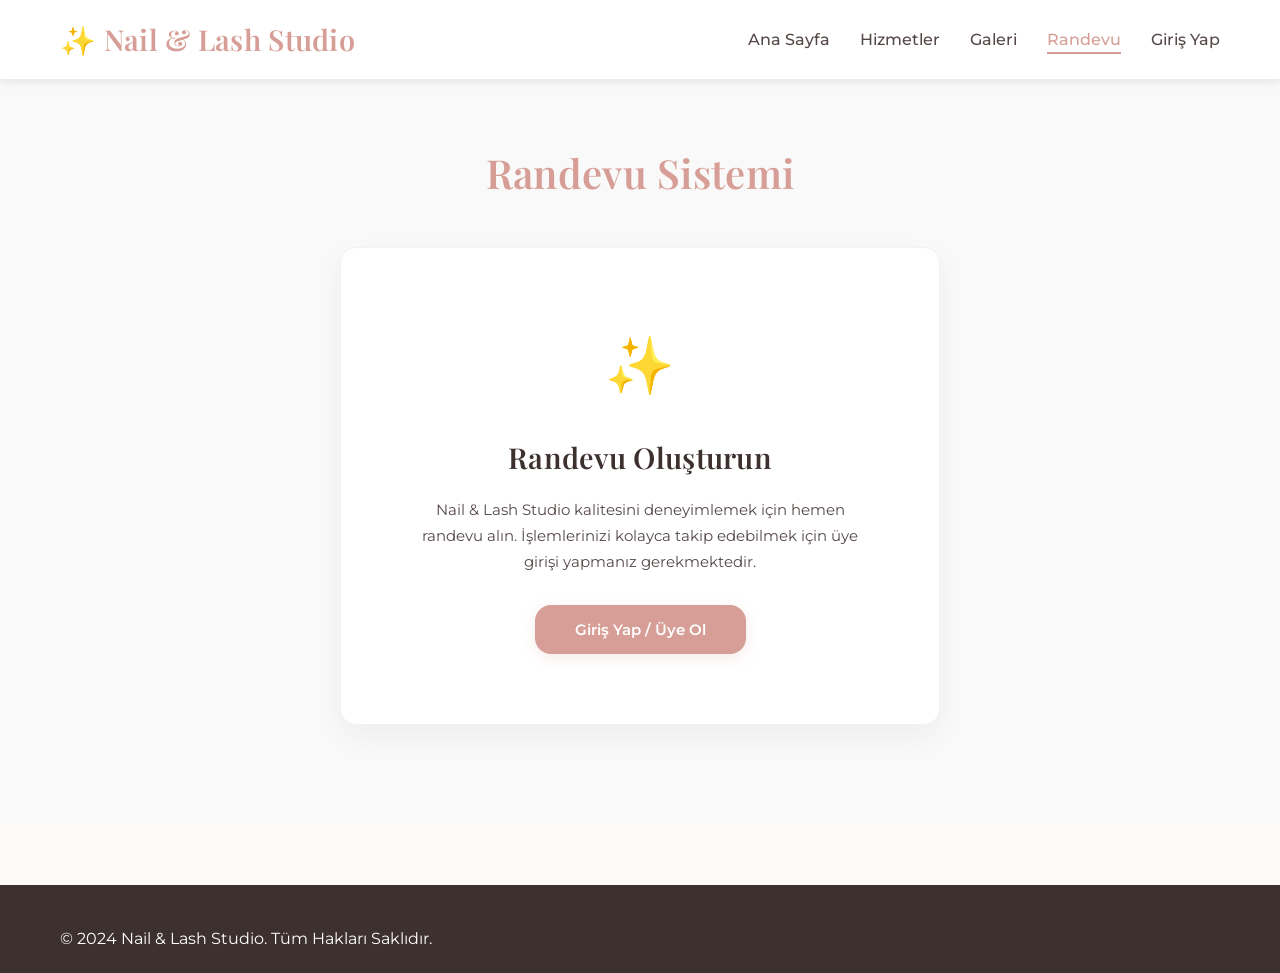
<file: Frontend/pages/appointments.html>
<!DOCTYPE html>
<html lang="tr">
<head>
    <meta charset="UTF-8">
    <meta name="viewport" content="width=device-width, initial-scale=1.0">
    <title>Randevu - Nail & Lash Studio</title>
    <link rel="stylesheet" href="../css/style.css">
    <link rel="stylesheet" href="../css/responsive.css">
</head>
<body>
    <!-- Navigation -->
    <nav class="navbar">
        <div class="container">
            <div class="navbar-content">
                <div class="logo">
                    <h1>✨ Nail & Lash Studio</h1>
                </div>
                <ul class="nav-menu">
                    <li><a href="../index.html">Ana Sayfa</a></li>
                    <li><a href="services.html">Hizmetler</a></li>
                    <li><a href="gallery.html">Galeri</a></li>
                    <li><a href="appointments.html" class="active">Randevu</a></li>
                    <li id="authMenu">
                        <a href="login.html">Giriş Yap</a>
                    </li>
                </ul>
            </div>
        </div>
    </nav>

    <!-- Appointments Section -->
    <section class="appointments-section">
        <div class="container">
            <h1>Randevu Sistemi</h1>
            
            <div class="appointment-form-container">
                <form id="appointmentForm" class="appointment-form">
                    <div class="form-group">
                        <label for="service">Hizmet Seçin *</label>
                        <select id="service" required>
                            <option value="">-- Hizmet Seçin --</option>
                        </select>
                    </div>

                    <div class="form-group">
                        <label for="appointmentDate">Tarih Seçin *</label>
                        <input type="date" id="appointmentDate" required min="">
                    </div>

                    <div class="form-group">
                        <label for="appointmentTime">Saat Seçin *</label>
                        <select id="appointmentTime" required>
                            <option value="">-- Saat Seçin --</option>
                        </select>
                    </div>

                    <div class="form-group">
                        <label for="firstName">Adınız *</label>
                        <input type="text" id="firstName" required>
                    </div>

                    <div class="form-group">
                        <label for="lastName">Soyadınız *</label>
                        <input type="text" id="lastName" required>
                    </div>

                    <div class="form-group">
                        <label for="email">E-posta *</label>
                        <input type="email" id="email" required>
                    </div>

                    <div class="form-group">
                        <label for="phone">Telefon *</label>
                        <input type="tel" id="phone" required>
                    </div>

                    <div class="form-group">
                        <label for="notes">Notlar</label>
                        <textarea id="notes" rows="4" placeholder="Ek notlar yazınız..."></textarea>
                    </div>

                    <button type="submit" class="btn btn-primary">Randevu Oluştur</button>
                </form>
            </div>

            <!-- Appointment History -->
            <div class="appointment-history" id="appointmentHistory" style="display:none;">
                <h2>Geçmiş Randevularım</h2>
                <div class="history-list" id="historyList">
                    <!-- Appointments will be loaded here -->
                </div>
            </div>
        </div>
    </section>

    <!-- Footer -->
    <footer class="footer">
        <div class="container">
            <p>&copy; 2024 Nail & Lash Studio. Tüm Hakları Saklıdır.</p>
        </div>
    </footer>

    <script src="../js/main.js"></script>
    <script src="../js/appointments.js"></script>
</body>
</html>
</file>
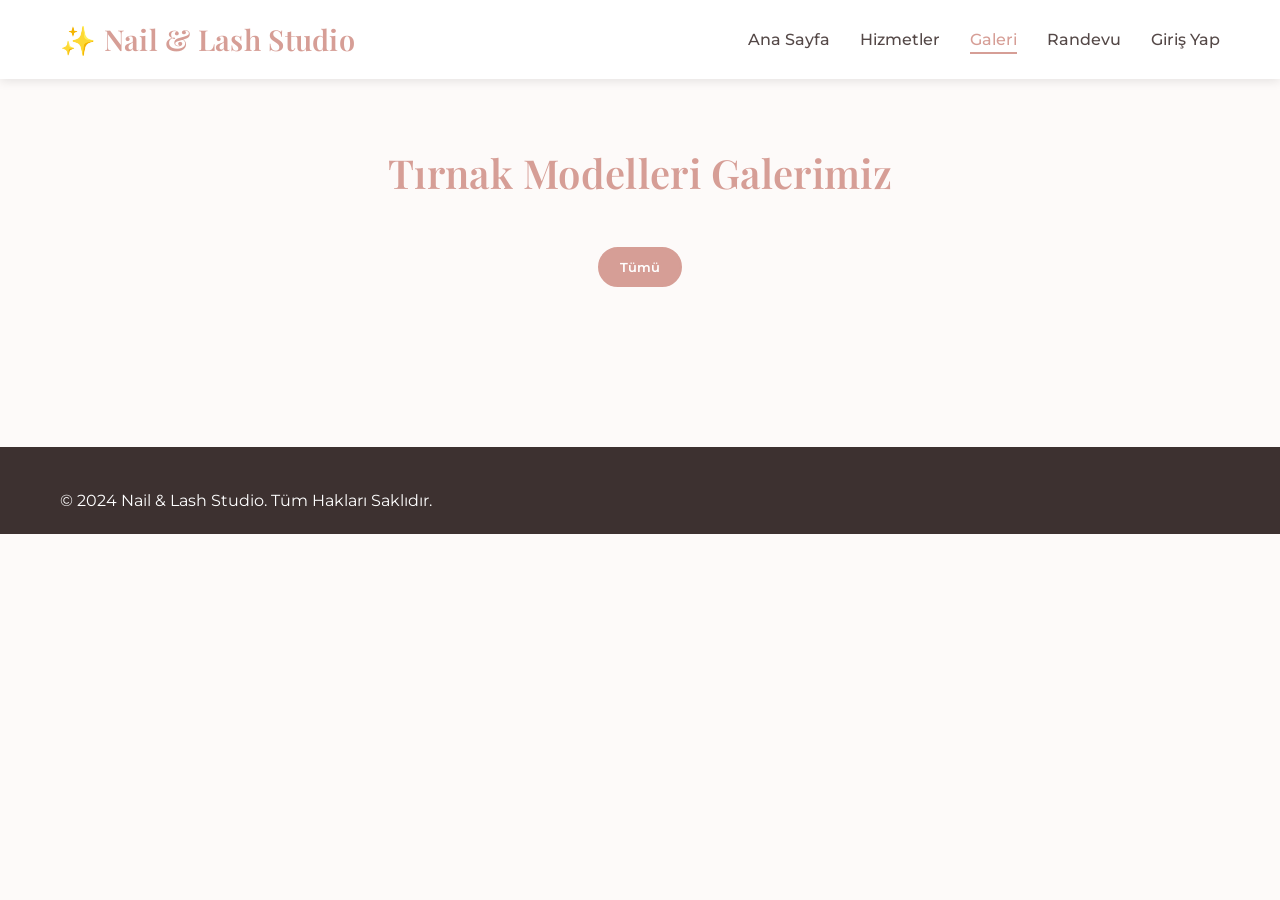
<file: Frontend/pages/gallery.html>
<!DOCTYPE html>
<html lang="tr">
<head>
    <meta charset="UTF-8">
    <meta name="viewport" content="width=device-width, initial-scale=1.0">
    <title>Galeri - Nail & Lash Studio</title>
    <link rel="stylesheet" href="../css/style.css">
    <link rel="stylesheet" href="../css/responsive.css">
</head>
<body>
    <!-- Navigation -->
    <nav class="navbar">
        <div class="container">
            <div class="navbar-content">
                <div class="logo">
                    <h1>✨ Nail & Lash Studio</h1>
                </div>
                <ul class="nav-menu">
                    <li><a href="../index.html">Ana Sayfa</a></li>
                    <li><a href="services.html">Hizmetler</a></li>
                    <li><a href="gallery.html" class="active">Galeri</a></li>
                    <li><a href="appointments.html">Randevu</a></li>
                    <li id="authMenu">
                        <a href="login.html">Giriş Yap</a>
                    </li>
                </ul>
            </div>
        </div>
    </nav>

    <!-- Gallery Section -->
    <section class="gallery-section">
        <div class="container">
            <h1>Tırnak Modelleri Galerimiz</h1>
            
            <!-- Category Filter -->
            <div class="filter-section" id="galleryFilterSection">
                <button class="filter-btn active" data-category="all">Tümü</button>
                <!-- Kategoriler API'den dinamik yüklenecek -->
            </div>

            <!-- Gallery Grid -->
            <div class="gallery-full-grid" id="galleryGrid">
                <p class="no-data">Galeri yükleniyor...</p>
            </div>
        </div>
    </section>

    <!-- Lightbox -->
    <div id="lightbox" class="lightbox" onclick="closeLightbox()">
        <span class="close" onclick="closeLightbox()">&times;</span>
        <img class="lightbox-content" id="lightboxImg">
        <div class="caption" id="lightboxCaption"></div>
    </div>

    <!-- Footer -->
    <footer class="footer">
        <div class="container">
            <p>&copy; 2024 Nail & Lash Studio. Tüm Hakları Saklıdır.</p>
        </div>
    </footer>

    <script src="../js/main.js"></script>
    <script src="../js/gallery.js"></script>
</body>
</html>
</file>
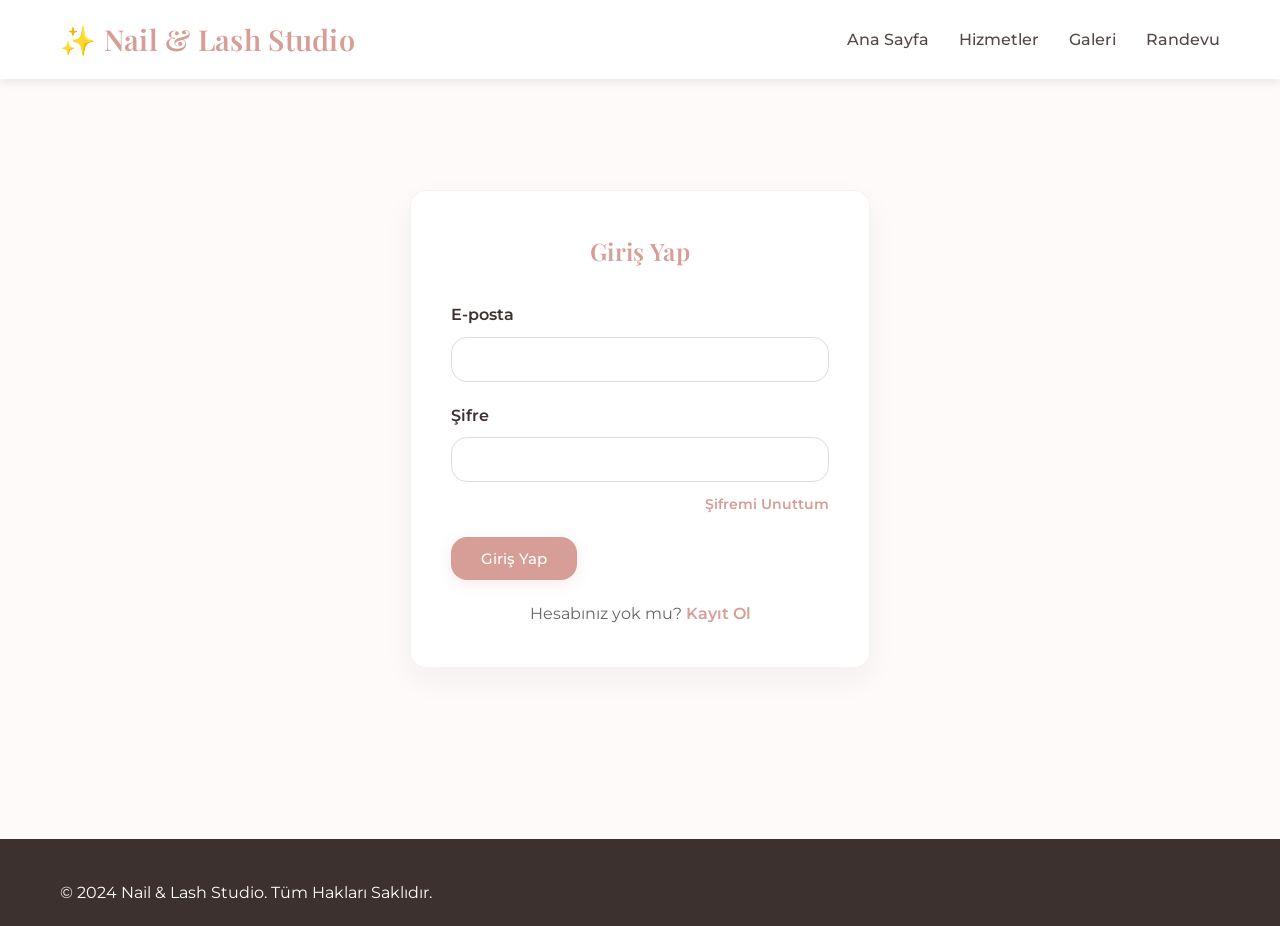
<file: Frontend/pages/login.html>
<!DOCTYPE html>
<html lang="tr">
<head>
    <meta charset="UTF-8">
    <meta name="viewport" content="width=device-width, initial-scale=1.0">
    <title>Giriş Yap - Nail & Lash Studio</title>
    <link rel="stylesheet" href="../css/style.css">
    <link rel="stylesheet" href="../css/responsive.css">
</head>
<body>
    <!-- Navigation -->
    <nav class="navbar">
        <div class="container">
            <div class="navbar-content">
                <div class="logo">
                    <h1>✨ Nail & Lash Studio</h1>
                </div>
                <ul class="nav-menu">
                    <li><a href="../index.html">Ana Sayfa</a></li>
                    <li><a href="services.html">Hizmetler</a></li>
                    <li><a href="gallery.html">Galeri</a></li>
                    <li><a href="appointments.html">Randevu</a></li>
                </ul>
            </div>
        </div>
    </nav>

    <!-- Auth Section -->
    <section class="auth-section">
        <div class="auth-container">
            <div class="auth-form-wrapper">
                <!-- Login Form -->
                <div id="loginForm" class="auth-form active">
                    <h2>Giriş Yap</h2>
                    <form id="loginFormElement">
                        <div class="form-group">
                            <label for="loginEmail">E-posta</label>
                            <input type="email" id="loginEmail" required>
                        </div>
                        <div class="form-group">
                            <label for="loginPassword">Şifre</label>
                            <input type="password" id="loginPassword" required>
                            <div style="text-align: right; margin-top: 8px;">
                                <a href="#" onclick="showForgotPasswordForm(); return false;" style="font-size: 0.85rem; text-decoration: none;">Şifremi Unuttum</a>
                            </div>
                        </div>
                        <button type="submit" class="btn btn-primary">Giriş Yap</button>
                    </form>
                    <p>Hesabınız yok mu? <a href="#" onclick="toggleAuthForm(); return false;">Kayıt Ol</a></p>
                </div>

                <!-- Forgot Password Form -->
                <div id="forgotPasswordForm" class="auth-form">
                    <h2>Şifremi Unuttum</h2>
                    <form id="forgotPasswordFormElement">
                        <div class="form-group">
                            <label for="forgotEmail">E-posta Adresi</label>
                            <input type="email" id="forgotEmail" placeholder="ornek@mail.com" required>
                        </div>
                        <div class="form-group">
                            <label for="forgotNewPassword">Yeni Şifre</label>
                            <input type="password" id="forgotNewPassword" placeholder="En az 8 karakter, büyük harf, rakam ve sembol" required>
                        </div>
                        <div class="form-group">
                            <label for="forgotNewPasswordConfirm">Yeni Şifre Tekrarı</label>
                            <input type="password" id="forgotNewPasswordConfirm" required>
                        </div>
                        <button type="submit" class="btn btn-primary">Şifreyi Sıfırla</button>
                    </form>
                    <p style="margin-top: 20px;"><a href="#" onclick="showLoginForm(); return false;">Giriş Yap'a Geri Dön</a></p>
                </div>

                <!-- Register Form -->
                <div id="registerForm" class="auth-form">
                    <h2>Kayıt Ol</h2>
                    <form id="registerFormElement">
                        <div class="form-group">
                            <label for="registerFirstName">Adınız</label>
                            <input type="text" id="registerFirstName" required>
                        </div>
                        <div class="form-group">
                            <label for="registerLastName">Soyadınız</label>
                            <input type="text" id="registerLastName" required>
                        </div>
                        <div class="form-group">
                            <label for="registerEmail">E-posta</label>
                            <input type="email" id="registerEmail" required>
                        </div>
                        <div class="form-group">
                            <label for="registerPassword">Şifre</label>
                            <input type="password" id="registerPassword" required>
                        </div>
                        <div class="form-group">
                            <label for="registerPasswordConfirm">Şifre Tekrarı</label>
                            <input type="password" id="registerPasswordConfirm" required>
                        </div>
                        <button type="submit" class="btn btn-primary">Kayıt Ol</button>
                    </form>
                    <p>Zaten hesabınız var mı? <a href="#" onclick="toggleAuthForm()">Giriş Yap</a></p>
                </div>

                <!-- Message Alert -->
                <div id="authMessage" class="auth-message"></div>
            </div>
        </div>
    </section>

    <!-- Footer -->
    <footer class="footer">
        <div class="container">
            <p>&copy; 2024 Nail & Lash Studio. Tüm Hakları Saklıdır.</p>
        </div>
    </footer>

    <script src="../js/main.js"></script>
    <script src="../js/auth.js"></script>
</body>
</html>
</file>
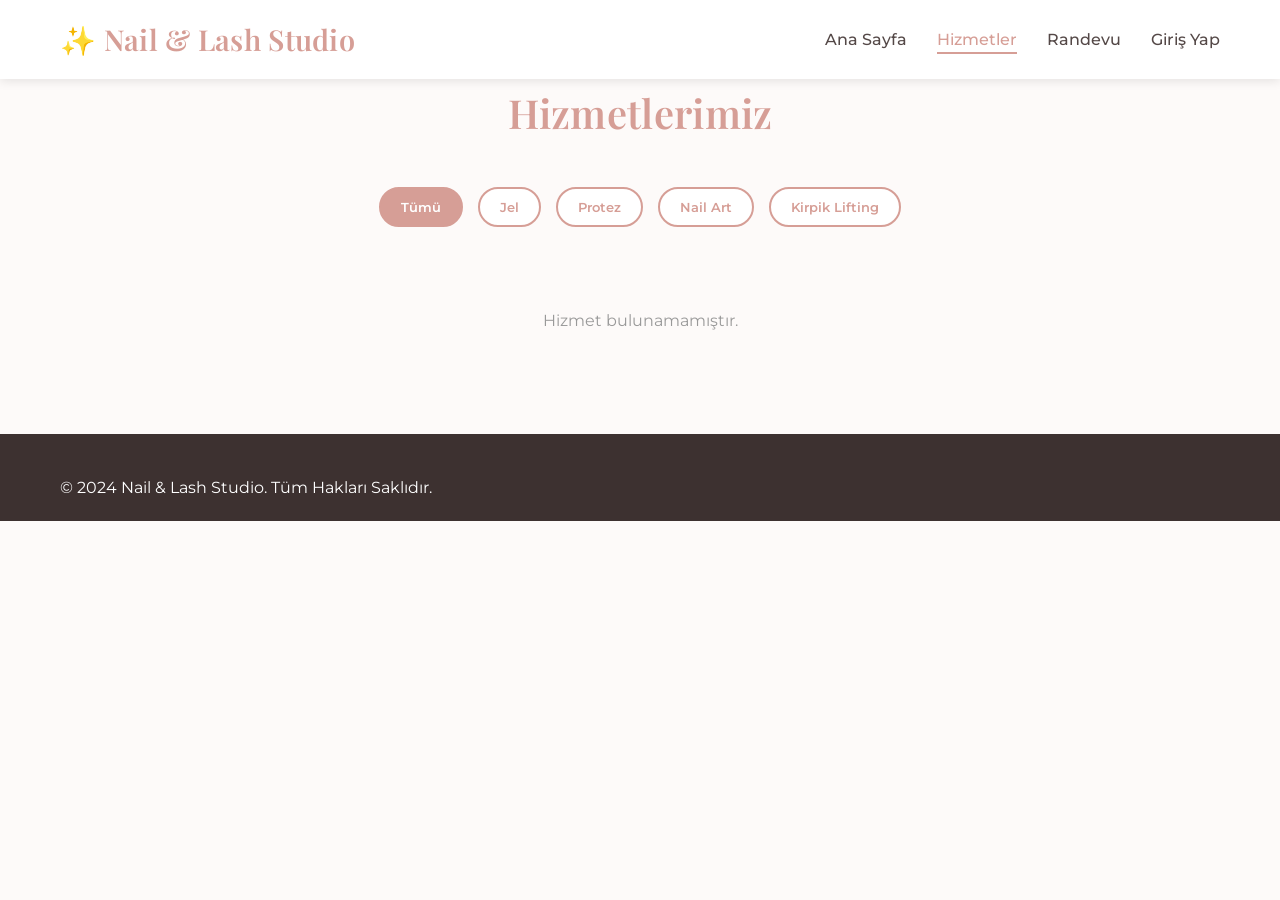
<file: Frontend/pages/services.html>
<!DOCTYPE html>
<html lang="tr">
<head>
    <meta charset="UTF-8">
    <meta name="viewport" content="width=device-width, initial-scale=1.0">
    <title>Hizmetler - Nail & Lash Studio</title>
    <link rel="stylesheet" href="../css/style.css">
    <link rel="stylesheet" href="../css/responsive.css">
</head>
<body>
    <!-- Navigation -->
    <nav class="navbar">
        <div class="container">
            <div class="navbar-content">
                <div class="logo">
                    <h1>✨ Nail & Lash Studio</h1>
                </div>
                <ul class="nav-menu">
                    <li><a href="../index.html">Ana Sayfa</a></li>
                    <li><a href="services.html" class="active">Hizmetler</a></li>
                    <li><a href="appointments.html">Randevu</a></li>
                    <li id="authMenu">
                        <a href="login.html">Giriş Yap</a>
                    </li>
                </ul>
            </div>
        </div>
    </nav>

    <!-- Services Section -->
    <section class="services-section">
        <div class="container">
            <h1>Hizmetlerimiz</h1>
            
            <!-- Category Filter -->
            <div class="filter-section">
                <button class="filter-btn active" data-category="all">Tümü</button>
                <button class="filter-btn" data-category="1">Jel</button>
                <button class="filter-btn" data-category="2">Protez</button>
                <button class="filter-btn" data-category="3">Nail Art</button>
                <button class="filter-btn" data-category="4">Kirpik Lifting</button>
            </div>

            <!-- Services Grid -->
            <div class="services-full-grid" id="servicesFullGrid">
                <div class="service-detail-card">
                    <h3>Jel Tırnak Uygulaması</h3>
                    <p class="description">Yüksek kaliteli jel malzemeleri ile uzun ömürlü ve güzel bir sonuç</p>
                    <div class="service-info">
                        <span class="price">₺200</span>
                        <span class="duration">⏱️ 60 dakika</span>
                    </div>
                    <button class="btn btn-secondary">Randevu Al</button>
                </div>
            </div>
        </div>
    </section>

    <!-- Footer -->
    <footer class="footer">
        <div class="container">
            <p>&copy; 2024 Nail & Lash Studio. Tüm Hakları Saklıdır.</p>
        </div>
    </footer>

    <script src="../js/main.js"></script>
    <script src="../js/services.js"></script>
</body>
</html>
</file>
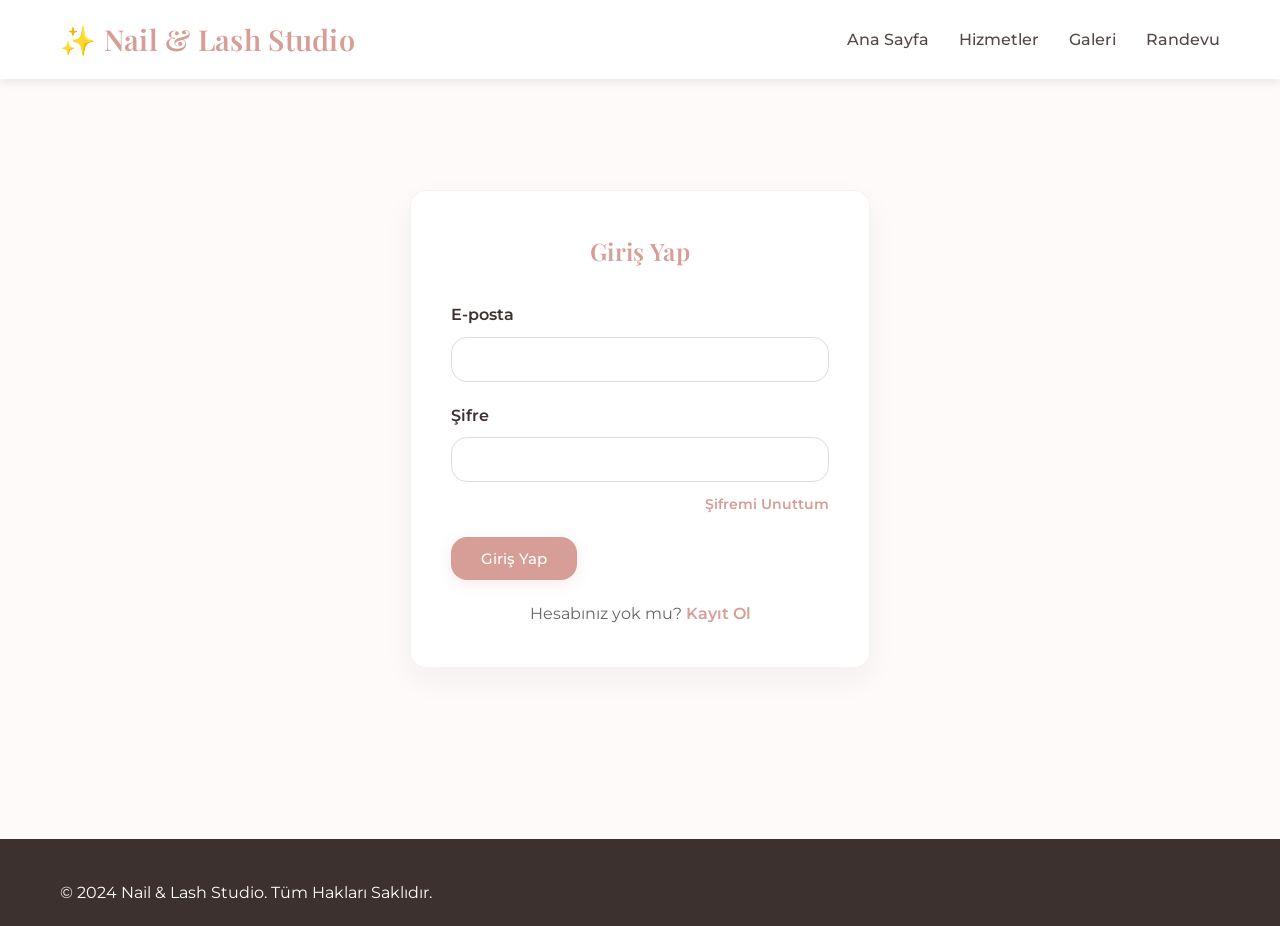
<file: nailApp/Frontend/pages/admin.html>
<!DOCTYPE html>
<html lang="tr">
<head>
    <meta charset="UTF-8">
    <meta name="viewport" content="width=device-width, initial-scale=1.0">
    <title>Admin Paneli - Nail & Lash Studio</title>
    <link rel="stylesheet" href="../css/style.css">
    <link rel="stylesheet" href="../css/responsive.css">
    <style>
        .admin-container {
            display: grid;
            grid-template-columns: 250px 1fr;
            min-height: calc(100vh - 100px);
        }

        .admin-sidebar {
            background-color: var(--dark-color);
            color: white;
            padding: 20px 0;
        }

        .admin-sidebar ul {
            list-style: none;
        }

        .admin-sidebar li a {
            display: block;
            padding: 15px 20px;
            color: white;
            text-decoration: none;
            transition: var(--transition);
            border-left: 3px solid transparent;
        }

        .admin-sidebar li a:hover,
        .admin-sidebar li a.active {
            background-color: var(--primary-color);
            border-left-color: var(--secondary-color);
        }

        .admin-content {
            padding: 40px;
            background-color: #f9f9f9;
        }

        .dashboard-grid {
            display: grid;
            grid-template-columns: repeat(auto-fit, minmax(300px, 1fr));
            gap: 20px;
            margin-bottom: 40px;
        }

        .stat-card {
            background: white;
            padding: 20px;
            border-radius: var(--border-radius);
            box-shadow: 0 2px 10px rgba(0,0,0,0.1);
        }

        .stat-card h3 {
            color: var(--text-color);
            margin-bottom: 10px;
            font-size: 0.9rem;
            text-transform: uppercase;
        }

        .stat-value {
            font-size: 2.5rem;
            font-weight: bold;
            color: var(--primary-color);
        }

        .tab-content {
            display: none;
        }

        .tab-content.active {
            display: block;
        }

        .table-responsive {
            background: white;
            padding: 20px;
            border-radius: var(--border-radius);
            box-shadow: 0 2px 10px rgba(0,0,0,0.1);
            overflow-x: auto;
        }

        table {
            width: 100%;
            border-collapse: collapse;
        }

        th {
            background-color: var(--dark-color);
            color: white;
            padding: 15px;
            text-align: left;
        }

        td {
            padding: 15px;
            border-bottom: 1px solid #ddd;
        }

        tr:hover {
            background-color: #f5f5f5;
        }

        .action-btns {
            display: flex;
            gap: 10px;
        }

        .edit-btn, .delete-btn, .approve-btn {
            padding: 8px 12px;
            border: none;
            border-radius: 4px;
            cursor: pointer;
            font-size: 0.9rem;
            transition: var(--transition);
        }

        .edit-btn {
            background-color: #3498db;
            color: white;
        }

        .edit-btn:hover {
            background-color: #2980b9;
        }

        .delete-btn {
            background-color: #e74c3c;
            color: white;
        }

        .delete-btn:hover {
            background-color: #c0392b;
        }

        .approve-btn {
            background-color: #27ae60;
            color: white;
        }

        .approve-btn:hover {
            background-color: #229954;
        }

        .form-inline {
            display: grid;
            grid-template-columns: repeat(auto-fit, minmax(250px, 1fr));
            gap: 15px;
            margin-bottom: 20px;
        }

        /* Modal Styles */
        .modal-overlay {
            display: none;
            position: fixed;
            top: 0;
            left: 0;
            width: 100%;
            height: 100%;
            background-color: rgba(0,0,0,0.5);
            z-index: 1000;
            justify-content: center;
            align-items: center;
        }

        .modal-overlay.active {
            display: flex;
        }

        .modal {
            background: white;
            border-radius: var(--border-radius);
            padding: 30px;
            width: 90%;
            max-width: 500px;
            max-height: 90vh;
            overflow-y: auto;
            box-shadow: 0 10px 30px rgba(0,0,0,0.3);
            animation: fadeIn 0.3s ease;
        }

        .modal h2 {
            color: var(--primary-color);
            margin-bottom: 20px;
        }

        .modal .form-group {
            margin-bottom: 15px;
        }

        .modal-actions {
            display: flex;
            gap: 10px;
            justify-content: flex-end;
            margin-top: 20px;
        }

        .btn-cancel {
            padding: 10px 20px;
            border: 1px solid #ddd;
            background: white;
            border-radius: var(--border-radius);
            cursor: pointer;
            transition: var(--transition);
        }

        .btn-cancel:hover {
            background: #f5f5f5;
        }

        /* Gallery Upload */
        .gallery-upload-grid {
            display: grid;
            grid-template-columns: repeat(auto-fit, minmax(200px, 1fr));
            gap: 15px;
            margin-top: 20px;
        }

        .gallery-admin-item {
            position: relative;
            border-radius: var(--border-radius);
            overflow: hidden;
            width: 100%;
            aspect-ratio: 1 / 1;
        }

        .gallery-admin-item img {
            width: 100%;
            height: 100%;
            object-fit: cover;
        }

        .gallery-admin-item .delete-overlay {
            position: absolute;
            top: 5px;
            right: 5px;
        }

        .gallery-admin-item .delete-overlay button {
            background: rgba(231, 76, 60, 0.9);
            color: white;
            border: none;
            padding: 5px 10px;
            border-radius: 4px;
            cursor: pointer;
            font-size: 0.8rem;
        }

        /* Admin Mobile Hamburger */
        .admin-hamburger {
            display: none;
            flex-direction: column;
            gap: 5px;
            cursor: pointer;
            background: none;
            border: none;
            padding: 8px;
        }
        .admin-hamburger span {
            display: block;
            width: 24px;
            height: 2px;
            background: white;
            border-radius: 2px;
            transition: var(--transition);
        }
        .admin-mobile-menu {
            display: none;
            background: var(--dark-color);
            padding: 10px 0;
            flex-direction: column;
        }
        .admin-mobile-menu.open {
            display: flex;
        }
        .admin-mobile-menu a {
            padding: 12px 20px;
            color: white;
            text-decoration: none;
            transition: var(--transition);
            border-left: 3px solid transparent;
        }
        .admin-mobile-menu a:hover {
            background: var(--primary-color);
            border-left-color: var(--secondary-color);
        }
        /* Announcement card styles */
        .announcement-card {
            background: white;
            border-radius: var(--border-radius);
            box-shadow: 0 2px 10px rgba(0,0,0,0.08);
            padding: 20px;
            margin-bottom: 15px;
            display: flex;
            align-items: flex-start;
            gap: 15px;
            border-left: 4px solid var(--primary-color);
        }
        .announcement-card.inactive {
            border-left-color: #bbb;
            opacity: 0.7;
        }
        .announcement-emoji {
            font-size: 2rem;
            flex-shrink: 0;
        }
        .announcement-body {
            flex: 1;
        }
        .announcement-body h3 {
            margin: 0 0 5px;
            color: var(--dark-color);
        }
        .announcement-body p {
            margin: 0 0 8px;
            color: var(--text-color);
            font-size: 0.9rem;
        }
        .announcement-badge {
            display: inline-block;
            background: var(--primary-color);
            color: white;
            border-radius: 20px;
            padding: 2px 10px;
            font-size: 0.78rem;
            font-weight: 600;
        }
        .announcement-status {
            display: inline-block;
            border-radius: 20px;
            padding: 2px 10px;
            font-size: 0.78rem;
            font-weight: 600;
            margin-left: 8px;
        }
        .announcement-status.active { background: #d4edda; color: #155724; }
        .announcement-status.inactive { background: #f8d7da; color: #721c24; }
        @media (max-width: 768px) {
            .admin-container {
                grid-template-columns: 1fr;
            }
            .admin-sidebar {
                display: none;
            }
            .admin-hamburger {
                display: flex;
            }
            .admin-content {
                padding: 20px;
            }
            table {
                font-size: 0.9rem;
            }
            th, td {
                padding: 10px;
            }
        }
    </style>
</head>
<body>
    <!-- Navigation -->
    <nav class="navbar">
        <div class="container">
            <div class="navbar-content">
                <div class="logo">
                    <h1>✨ Admin Paneli</h1>
                </div>
                <button class="admin-hamburger" id="adminHamburger" onclick="toggleAdminMobileMenu()">
                    <span></span><span></span><span></span>
                </button>
                <ul class="nav-menu">
                    <li><a href="../index.html">Ana Sayfa</a></li>
                    <li id="authMenu"></li>
                </ul>
            </div>
        </div>
    </nav>
    <!-- Mobile Sidebar Menu -->
    <div class="admin-mobile-menu" id="adminMobileMenu">
        <a href="#" onclick="showTab('dashboard'); closeMobileMenu()">📊 Dashboard</a>
        <a href="#" onclick="showTab('appointments'); closeMobileMenu()">📅 Randevular</a>
        <a href="#" onclick="showTab('services'); closeMobileMenu()">💄 Hizmetler</a>
        <a href="#" onclick="showTab('categories'); closeMobileMenu()">📂 Kategoriler</a>
        <a href="#" onclick="showTab('gallery'); closeMobileMenu()">🖼️ Galeri</a>
        <a href="#" onclick="showTab('announcements'); closeMobileMenu()">📢 Kampanyalar</a>
        <a href="#" onclick="showTab('users'); closeMobileMenu()">👥 Kullanıcılar</a>
        <a href="#" onclick="logout()">🚪 Çıkış Yap</a>
    </div>

    <!-- Admin Container -->
    <div class="admin-container">
        <!-- Sidebar -->
        <div class="admin-sidebar">
            <ul>
                <li><a href="#" onclick="showTab('dashboard')" class="nav-link active">📊 Dashboard</a></li>
                <li><a href="#" onclick="showTab('appointments')" class="nav-link">📅 Randevular</a></li>
                <li><a href="#" onclick="showTab('services')" class="nav-link">💄 Hizmetler</a></li>
                <li><a href="#" onclick="showTab('categories')" class="nav-link">📂 Kategoriler</a></li>
                <li><a href="#" onclick="showTab('gallery')" class="nav-link">🖼️ Galeri</a></li>
                <li><a href="#" onclick="showTab('announcements')" class="nav-link">📢 Kampanyalar</a></li>
                <li><a href="#" onclick="showTab('users')" class="nav-link">👥 Kullanıcılar</a></li>
                <li><a href="#" onclick="logout()" class="nav-link">🚪 Çıkış Yap</a></li>
            </ul>
        </div>

        <!-- Content -->
        <div class="admin-content">
            <!-- Dashboard Tab -->
            <div id="dashboard" class="tab-content active">
                <h1>Dashboard</h1>
                <div class="dashboard-grid">
                    <div class="stat-card">
                        <h3>Toplam Randevu</h3>
                        <div class="stat-value" id="totalAppointments">0</div>
                    </div>
                    <div class="stat-card">
                        <h3>Beklemede</h3>
                        <div class="stat-value" id="pendingAppointments">0</div>
                    </div>
                    <div class="stat-card">
                        <h3>Aktif Hizmetler</h3>
                        <div class="stat-value" id="totalServices">0</div>
                    </div>
                    <div class="stat-card">
                        <h3>Galeri Öğeleri</h3>
                        <div class="stat-value" id="totalGallery">0</div>
                    </div>
                </div>
            </div>

            <!-- Appointments Tab -->
            <div id="appointments" class="tab-content">
                <h1>Randevu Yönetimi</h1>
                <div class="table-responsive">
                    <table>
                        <thead>
                            <tr>
                                <th>Müşteri</th>
                                <th>Hizmet</th>
                                <th>Tarih</th>
                                <th>Durum</th>
                                <th>İşlemler</th>
                            </tr>
                        </thead>
                        <tbody id="appointmentsTable">
                            <!-- Appointments will be loaded here -->
                        </tbody>
                    </table>
                </div>
            </div>

            <!-- Services Tab -->
            <div id="services" class="tab-content">
                <h1>Hizmet Yönetimi</h1>
                <div class="form-inline">
                    <button class="btn btn-primary" onclick="showServiceModal()">+ Yeni Hizmet</button>
                </div>
                <div class="table-responsive">
                    <table>
                        <thead>
                            <tr>
                                <th>Adı</th>
                                <th>Fiyat</th>
                                <th>Süre</th>
                                <th>Kategori</th>
                                <th>İşlemler</th>
                            </tr>
                        </thead>
                        <tbody id="servicesTable">
                            <!-- Services will be loaded here -->
                        </tbody>
                    </table>
                </div>
            </div>

            <!-- Categories Tab -->
            <div id="categories" class="tab-content">
                <h1>Kategori Yönetimi</h1>
                <div class="form-inline">
                    <button class="btn btn-primary" onclick="showCategoryModal()">+ Yeni Kategori</button>
                </div>
                <div class="table-responsive">
                    <table>
                        <thead>
                            <tr>
                                <th>Adı</th>
                                <th>Açıklama</th>
                                <th>İşlemler</th>
                            </tr>
                        </thead>
                        <tbody id="categoriesTable">
                            <!-- Categories will be loaded here -->
                        </tbody>
                    </table>
                </div>
            </div>

            <!-- Gallery Tab -->
            <div id="gallery" class="tab-content">
                <h1>Galeri Yönetimi</h1>
                <div class="form-inline">
                    <button class="btn btn-primary" onclick="showGalleryUploadModal()">+ Resim Yükle</button>
                </div>
                <div class="gallery-upload-grid" id="galleryAdminGrid">
                    <!-- Gallery items will be loaded here -->
                </div>
            </div>

            <!-- Announcements Tab -->
            <div id="announcements" class="tab-content">
                <h1>Kampanya &amp; Duyuru Yönetimi</h1>
                <div class="form-inline" style="margin-bottom:20px;">
                    <button class="btn btn-primary" onclick="showAnnouncementModal()">+ Yeni Kampanya</button>
                </div>
                <div id="announcementsList">
                    <!-- Announcements will be loaded here -->
                </div>
            </div>

            <!-- Users Tab -->
            <div id="users" class="tab-content">
                <h1>Kullanıcı Yönetimi</h1>
                <div class="table-responsive">
                    <table>
                        <thead>
                            <tr>
                                <th>Ad</th>
                                <th>Soyad</th>
                                <th>E-posta</th>
                                <th>Kayıt Tarihi</th>
                                <th>İşlemler</th>
                            </tr>
                        </thead>
                        <tbody id="usersTable">
                            <!-- Users will be loaded here -->
                        </tbody>
                    </table>
                </div>
            </div>
        </div>
    </div>

    <!-- Service Modal -->
    <div class="modal-overlay" id="serviceModal">
        <div class="modal">
            <h2 id="serviceModalTitle">Yeni Hizmet Ekle</h2>
            <form id="serviceForm">
                <input type="hidden" id="serviceId">
                <div class="form-group">
                    <label for="serviceName">Hizmet Adı *</label>
                    <input type="text" id="serviceName" required maxlength="100">
                </div>
                <div class="form-group">
                    <label for="serviceDescription">Açıklama</label>
                    <textarea id="serviceDescription" rows="3"></textarea>
                </div>
                <div class="form-group">
                    <label for="servicePrice">Fiyat (₺) *</label>
                    <input type="number" id="servicePrice" required min="1" step="0.01">
                </div>
                <div class="form-group">
                    <label for="serviceDuration">Süre (dakika) *</label>
                    <input type="number" id="serviceDuration" required min="1" max="300">
                </div>
                <div class="form-group">
                    <label>Kategoriler * (Birden fazla seçebilirsiniz)</label>
                    <div id="serviceCategoriesContainer" style="display: flex; flex-direction: column; gap: 8px; max-height: 150px; overflow-y: auto; border: 1px solid #ddd; padding: 10px; border-radius: var(--border-radius); background: white;">
                        <!-- Checkbox'lar JavaScript ile dinamik olarak doldurulacak -->
                    </div>
                </div>
                <div class="modal-actions">
                    <button type="button" class="btn-cancel" onclick="closeModal('serviceModal')">İptal</button>
                    <button type="submit" class="btn btn-primary">Kaydet</button>
                </div>
            </form>
        </div>
    </div>

    <!-- Category Modal -->
    <div class="modal-overlay" id="categoryModal">
        <div class="modal">
            <h2 id="categoryModalTitle">Yeni Kategori Ekle</h2>
            <form id="categoryForm">
                <input type="hidden" id="editCategoryId">
                <div class="form-group">
                    <label for="categoryName">Kategori Adı *</label>
                    <input type="text" id="categoryName" required>
                </div>
                <div class="form-group">
                    <label for="categoryDescription">Açıklama</label>
                    <textarea id="categoryDescription" rows="3"></textarea>
                </div>
                <div class="modal-actions">
                    <button type="button" class="btn-cancel" onclick="closeModal('categoryModal')">İptal</button>
                    <button type="submit" class="btn btn-primary">Kaydet</button>
                </div>
            </form>
        </div>
    </div>

    <!-- Gallery Upload Modal -->
    <div class="modal-overlay" id="galleryUploadModal">
        <div class="modal">
            <h2 id="galleryModalTitle">Resim Yükle</h2>
            <form id="galleryUploadForm" enctype="multipart/form-data">
                <input type="hidden" id="editGalleryId">
                <div class="form-group">
                    <label for="galleryImage">Resim Seçin <span id="galleryImageRequiredStar">*</span></label>
                    <input type="file" id="galleryImage" accept="image/*">
                </div>
                <div id="imagePreviewContainer" style="display:none; margin-bottom: 15px; text-align: center;">
                    <img id="imagePreview" style="max-width: 100%; max-height: 200px; border-radius: var(--border-radius); border: 1px solid #ddd;">
                    <p id="imageOriginalSize" style="margin-top: 8px; font-size: 0.85rem; color: #888;"></p>
                </div>
                <div style="display: grid; grid-template-columns: 1fr 1fr; gap: 15px;">
                    <div class="form-group">
                        <label for="galleryResizeWidth">Genişlik (px)</label>
                        <input type="number" id="galleryResizeWidth" min="50" max="4000" placeholder="Ör: 800">
                    </div>
                    <div class="form-group">
                        <label for="galleryResizeHeight">Yükseklik (px)</label>
                        <input type="number" id="galleryResizeHeight" min="50" max="4000" placeholder="Ör: 600">
                    </div>
                </div>
                <div class="form-group" style="margin-bottom: 5px;">
                    <label style="display: flex; align-items: center; gap: 8px; cursor: pointer; font-size: 0.9rem;">
                        <input type="checkbox" id="galleryKeepAspectRatio" checked style="width: auto;">
                        En-boy oranını koru
                    </label>
                </div>
                <div class="form-group">
                    <label for="galleryDescription">Açıklama</label>
                    <input type="text" id="galleryDescription">
                </div>
                <div class="form-group">
                    <label>Kategoriler * (Birden fazla seçebilirsiniz)</label>
                    <div id="galleryCategoriesContainer" style="display: flex; flex-direction: column; gap: 8px; max-height: 150px; overflow-y: auto; border: 1px solid #ddd; padding: 10px; border-radius: var(--border-radius); background: white;">
                        <!-- Checkbox'lar JavaScript ile dinamik olarak doldurulacak -->
                    </div>
                </div>
                <div class="modal-actions">
                    <button type="button" class="btn-cancel" onclick="closeModal('galleryUploadModal')">İptal</button>
                    <button type="submit" class="btn btn-primary" id="gallerySubmitBtn">Yükle</button>
                </div>
            </form>
        </div>
    </div>

    <!-- User Modal -->
    <div class="modal-overlay" id="userModal">
        <div class="modal">
            <h2>Kullanıcı Düzenle</h2>
            <form id="userForm">
                <input type="hidden" id="editUserId">
                <div class="form-group">
                    <label for="editUserFirstName">Adı *</label>
                    <input type="text" id="editUserFirstName" required maxlength="50">
                </div>
                <div class="form-group">
                    <label for="editUserLastName">Soyadı *</label>
                    <input type="text" id="editUserLastName" required maxlength="50">
                </div>
                <div class="form-group">
                    <label for="editUserEmail">E-posta *</label>
                    <input type="email" id="editUserEmail" required>
                </div>
                <div class="form-group">
                    <label for="editUserPhone">Telefon</label>
                    <input type="tel" id="editUserPhone">
                </div>
                <div class="modal-actions">
                    <button type="button" class="btn-cancel" onclick="closeModal('userModal')">İptal</button>
                    <button type="submit" class="btn btn-primary">Kaydet</button>
                </div>
            </form>
        </div>
    </div>

    <!-- Announcement Modal -->
    <div class="modal-overlay" id="announcementModal">
        <div class="modal">
            <h2 id="announcementModalTitle">Yeni Kampanya Ekle</h2>
            <form id="announcementForm">
                <input type="hidden" id="editAnnouncementId">
                <div class="form-group">
                    <label for="announcementTitle">Kampanya Başlığı *</label>
                    <input type="text" id="announcementTitle" required maxlength="100">
                </div>
                <div class="form-group">
                    <label for="announcementContent">İçerik/Açıklama *</label>
                    <textarea id="announcementContent" rows="3" required></textarea>
                </div>
                <div style="display: grid; grid-template-columns: 1fr 1fr; gap: 15px;">
                    <div class="form-group">
                        <label for="announcementEmoji">Emoji (Örn: 📢, 🎁, 💅)</label>
                        <input type="text" id="announcementEmoji" placeholder="📢">
                    </div>
                    <div class="form-group">
                        <label for="announcementBadge">Rozet Metni (Örn: Yeni, Fırsat)</label>
                        <input type="text" id="announcementBadge" placeholder="Örn: %20 İndirim">
                    </div>
                </div>
                <div class="form-group">
                    <label style="display: flex; align-items: center; gap: 8px; cursor: pointer;">
                        <input type="checkbox" id="announcementActive" checked style="width: auto;">
                        Aktif Kampanya
                    </label>
                </div>
                <div class="modal-actions">
                    <button type="button" class="btn-cancel" onclick="closeModal('announcementModal')">İptal</button>
                    <button type="submit" class="btn btn-primary">Kaydet</button>
                </div>
            </form>
        </div>
    </div>

    <!-- Footer -->
    <footer class="footer">
        <div class="container">
            <p>&copy; 2024 Nail &amp; Lash Studio Admin Panel. Tüm Hakları Saklıdır.</p>
        </div>
    </footer>

    <script src="../js/main.js"></script>
    <script>
        document.addEventListener('DOMContentLoaded', function() {
            if (!currentUser || !isAdmin()) {
                window.location.href = 'login.html';
            }
            loadDashboardData();
        });

        function isAdmin() {
            return currentUser && currentUser.roles && currentUser.roles.includes('Admin');
        }

        // ============ TAB NAVIGATION ============
        function showTab(tabName) {
            document.querySelectorAll('.tab-content').forEach(tab => {
                tab.classList.remove('active');
            });
            
            document.querySelectorAll('.nav-link').forEach(link => {
                link.classList.remove('active');
            });

            document.getElementById(tabName).classList.add('active');
            event.target.classList.add('active');

            if (tabName === 'dashboard') loadDashboardData();
            else if (tabName === 'appointments') loadAppointments();
            else if (tabName === 'services') loadAdminServices();
            else if (tabName === 'categories') loadCategories();
            else if (tabName === 'gallery') loadAdminGallery();
            else if (tabName === 'announcements') loadAnnouncements();
            else if (tabName === 'users') loadUsers();
        }

        // ============ ADMIN MOBILE MENU ============
        function toggleAdminMobileMenu() {
            const menu = document.getElementById('adminMobileMenu');
            menu.classList.toggle('open');
        }
        function closeMobileMenu() {
            document.getElementById('adminMobileMenu').classList.remove('open');
        }

        // ============ MODAL HELPERS ============
        function closeModal(modalId) {
            document.getElementById(modalId).classList.remove('active');
        }

        // ============ DASHBOARD ============
        async function loadDashboardData() {
            const appointments = await apiCall('/appointments');
            const services = await apiCall('/services');
            const gallery = await apiCall('/gallery');

            document.getElementById('totalAppointments').textContent = appointments?.length || 0;
            document.getElementById('pendingAppointments').textContent = 
                appointments?.filter(a => a.status === 0).length || 0;
            document.getElementById('totalServices').textContent = services?.length || 0;
            document.getElementById('totalGallery').textContent = gallery?.length || 0;
        }

        // ============ APPOINTMENTS ============
        async function loadAppointments() {
            const appointments = await apiCall('/appointments');
            const tbody = document.getElementById('appointmentsTable');
            tbody.innerHTML = '';

            if (appointments && Array.isArray(appointments)) {
                appointments.forEach(apt => {
                    const row = document.createElement('tr');
                    row.innerHTML = `
                        <td>${apt.user?.firstName || ''} ${apt.user?.lastName || ''}</td>
                        <td>${apt.service?.name || ''}</td>
                        <td>${formatDateTime(apt.appointmentDate)}</td>
                        <td>${getStatusLabel(apt.status)}</td>
                        <td>
                            <div class="action-btns">
                                <button class="approve-btn" onclick="approveAppointment(${apt.id})">✓ Onayla</button>
                                <button class="delete-btn" onclick="deleteAppointment(${apt.id})">✕ Sil</button>
                            </div>
                        </td>
                    `;
                    tbody.appendChild(row);
                });
            }
        }

        async function approveAppointment(id) {
            const success = await apiCall(`/appointments/${id}/status`, 'PUT', { status: 1 });
            if (success) {
                loadAppointments();
            }
        }

        async function deleteAppointment(id) {
            if (confirm('Bu randevuyu silmek istediğinizden emin misiniz?')) {
                await apiCall(`/appointments/${id}`, 'DELETE');
                loadAppointments();
            }
        }

        // Kategori ID'lerini isimlere dönüştüren yardımcı fonksiyon
        function getCategoryNames(categoryIds, allCategories) {
            if (!categoryIds || !allCategories) return '';
            const ids = categoryIds.split(',');
            return allCategories
                .filter(cat => ids.includes(cat.id.toString()))
                .map(cat => cat.name)
                .join(', ');
        }

        // ============ SERVICES CRUD ============
        async function loadAdminServices() {
            const services = await apiCall('/services');
            const categories = await apiCall('/categories');
            const tbody = document.getElementById('servicesTable');
            tbody.innerHTML = '';

            if (services && Array.isArray(services)) {
                services.forEach(service => {
                    const row = document.createElement('tr');
                    const categoryNames = getCategoryNames(service.categoryIds, categories);
                    row.innerHTML = `
                        <td>${service.name}</td>
                        <td>₺${service.price}</td>
                        <td>${service.durationMinutes} dk</td>
                        <td>${categoryNames}</td>
                        <td>
                            <div class="action-btns">
                                <button class="edit-btn" onclick="editService(${service.id})">✎ Düzenle</button>
                                <button class="delete-btn" onclick="deleteService(${service.id})">✕ Sil</button>
                            </div>
                        </td>
                    `;
                    tbody.appendChild(row);
                });
            }
        }

        async function showServiceModal(serviceId = null) {
            // Kategorileri yükle
            const categories = await apiCall('/categories');
            const container = document.getElementById('serviceCategoriesContainer');
            container.innerHTML = '';
            
            if (categories && Array.isArray(categories)) {
                categories.forEach(cat => {
                    container.innerHTML += `
                        <label style="display: flex; align-items: center; gap: 8px; font-weight: normal; cursor: pointer;">
                            <input type="checkbox" name="serviceCategoryCheck" value="${cat.id}" style="width: auto;">
                            ${cat.name}
                        </label>
                    `;
                });
            }

            // Düzenleme moduysa verileri doldur
            if (serviceId) {
                const service = await apiCall(`/services/${serviceId}`);
                if (service) {
                    document.getElementById('serviceId').value = service.id;
                    document.getElementById('serviceName').value = service.name;
                    document.getElementById('serviceDescription').value = service.description || '';
                    document.getElementById('servicePrice').value = service.price;
                    document.getElementById('serviceDuration').value = service.durationMinutes;
                    
                    // Kayıtlı kategorileri işaretle
                    if (service.categoryIds) {
                        const ids = service.categoryIds.split(',');
                        document.querySelectorAll('input[name="serviceCategoryCheck"]').forEach(cb => {
                            if (ids.includes(cb.value)) {
                                cb.checked = true;
                            }
                        });
                    }
                    
                    document.getElementById('serviceModalTitle').textContent = 'Hizmet Düzenle';
                }
            } else {
                document.getElementById('serviceForm').reset();
                document.getElementById('serviceId').value = '';
                document.getElementById('serviceModalTitle').textContent = 'Yeni Hizmet Ekle';
            }

            document.getElementById('serviceModal').classList.add('active');
        }

        function editService(id) {
            showServiceModal(id);
        }

        document.getElementById('serviceForm').addEventListener('submit', async function(e) {
            e.preventDefault();
            
            // Seçili checkbox'ların ID'lerini topla
            const checkedBoxes = document.querySelectorAll('input[name="serviceCategoryCheck"]:checked');
            const categoryIds = Array.from(checkedBoxes).map(cb => cb.value).join(',');

            if (!categoryIds) {
                alert('Lütfen en az bir kategori seçin.');
                return;
            }

            const serviceId = document.getElementById('serviceId').value;
            const data = {
                name: document.getElementById('serviceName').value,
                description: document.getElementById('serviceDescription').value,
                price: parseFloat(document.getElementById('servicePrice').value),
                durationMinutes: parseInt(document.getElementById('serviceDuration').value),
                categoryIds: categoryIds
            };

            let result;
            if (serviceId) {
                result = await apiCall(`/services/${serviceId}`, 'PUT', data);
            } else {
                result = await apiCall('/services', 'POST', data);
            }

            if (result) {
                closeModal('serviceModal');
                loadAdminServices();
            }
        });

        async function deleteService(id) {
            if (confirm('Bu hizmeti silmek istediğinizden emin misiniz?')) {
                await apiCall(`/services/${id}`, 'DELETE');
                loadAdminServices();
            }
        }

        // ============ CATEGORIES CRUD ============
        async function loadCategories() {
            const response = await apiCall('/categories');
            const tbody = document.getElementById('categoriesTable');
            tbody.innerHTML = '';

            if (response && Array.isArray(response)) {
                response.forEach(category => {
                    const row = document.createElement('tr');
                    row.innerHTML = `
                        <td>${category.name}</td>
                        <td>${category.description || ''}</td>
                        <td>
                            <div class="action-btns">
                                <button class="edit-btn" onclick="editCategory(${category.id})">✎ Düzenle</button>
                                <button class="delete-btn" onclick="deleteCategory(${category.id})">✕ Sil</button>
                            </div>
                        </td>
                    `;
                    tbody.appendChild(row);
                });
            }
        }

        async function showCategoryModal(categoryId = null) {
            if (categoryId) {
                const category = await apiCall(`/categories/${categoryId}`);
                if (category) {
                    document.getElementById('editCategoryId').value = category.id;
                    document.getElementById('categoryName').value = category.name;
                    document.getElementById('categoryDescription').value = category.description || '';
                    document.getElementById('categoryModalTitle').textContent = 'Kategori Düzenle';
                }
            } else {
                document.getElementById('categoryForm').reset();
                document.getElementById('editCategoryId').value = '';
                document.getElementById('categoryModalTitle').textContent = 'Yeni Kategori Ekle';
            }
            document.getElementById('categoryModal').classList.add('active');
        }

        function editCategory(id) {
            showCategoryModal(id);
        }

        document.getElementById('categoryForm').addEventListener('submit', async function(e) {
            e.preventDefault();
            
            const categoryId = document.getElementById('editCategoryId').value;
            const data = {
                name: document.getElementById('categoryName').value,
                description: document.getElementById('categoryDescription').value
            };

            let result;
            if (categoryId) {
                result = await apiCall(`/categories/${categoryId}`, 'PUT', data);
            } else {
                result = await apiCall('/categories', 'POST', data);
            }

            if (result) {
                closeModal('categoryModal');
                loadCategories();
            }
        });

        async function deleteCategory(id) {
            if (confirm('Bu kategoriyi silmek istediğinizden emin misiniz?')) {
                await apiCall(`/categories/${id}`, 'DELETE');
                loadCategories();
            }
        }

        // ============ GALLERY MANAGEMENT ============
        async function loadAdminGallery() {
            const items = await apiCall('/gallery');
            const container = document.getElementById('galleryAdminGrid');
            container.innerHTML = '';

            if (items && Array.isArray(items) && items.length > 0) {
                items.forEach(item => {
                    const imageUrl = `${API_URL.replace('/api', '')}${item.imageUrl}`;
                    const div = document.createElement('div');
                    div.className = 'gallery-admin-item';
                    div.innerHTML = `
                        <img src="${imageUrl}" alt="${item.description || ''}">
                        <div class="delete-overlay" style="display: flex; gap: 5px; top: 5px; right: 5px;">
                            <button onclick="editGalleryItem(${item.id})" style="background: rgba(52, 152, 219, 0.9);">✎ Düzenle</button>
                            <button onclick="deleteGalleryItem(${item.id})">✕ Sil</button>
                        </div>
                    `;
                    container.appendChild(div);
                });
            } else {
                container.innerHTML = '<p class="no-data">Henüz galeri öğesi yok.</p>';
            }
        }

        async function showGalleryUploadModal() {
            // Kategorileri yükle
            const categories = await apiCall('/categories');
            const container = document.getElementById('galleryCategoriesContainer');
            container.innerHTML = '';
            
            if (categories && Array.isArray(categories)) {
                categories.forEach(cat => {
                    container.innerHTML += `
                        <label style="display: flex; align-items: center; gap: 8px; font-weight: normal; cursor: pointer;">
                            <input type="checkbox" name="galleryCategoryCheck" value="${cat.id}" style="width: auto;">
                            ${cat.name}
                        </label>
                    `;
                });
            }
            
            document.getElementById('galleryUploadForm').reset();
            document.getElementById('editGalleryId').value = '';
            document.getElementById('galleryModalTitle').textContent = 'Resim Yükle';
            document.getElementById('gallerySubmitBtn').textContent = 'Yükle';
            document.getElementById('galleryImageRequiredStar').style.display = 'inline';
            document.getElementById('galleryImage').setAttribute('required', 'required');
            document.getElementById('imagePreviewContainer').style.display = 'none';
            document.getElementById('galleryUploadModal').classList.add('active');
        }

        async function editGalleryItem(id) {
            const categories = await apiCall('/categories');
            const container = document.getElementById('galleryCategoriesContainer');
            container.innerHTML = '';
            
            if (categories && Array.isArray(categories)) {
                categories.forEach(cat => {
                    container.innerHTML += `
                        <label style="display: flex; align-items: center; gap: 8px; font-weight: normal; cursor: pointer;">
                            <input type="checkbox" name="galleryCategoryCheck" value="${cat.id}" style="width: auto;">
                            ${cat.name}
                        </label>
                    `;
                });
            }

            const item = await apiCall(`/gallery/${id}`);
            if (item) {
                document.getElementById('editGalleryId').value = item.id;
                document.getElementById('galleryDescription').value = item.description || '';
                
                // Kayıtlı kategorileri işaretle
                if (item.categoryIds) {
                    const ids = item.categoryIds.split(',');
                    document.querySelectorAll('input[name="galleryCategoryCheck"]').forEach(cb => {
                        if (ids.includes(cb.value)) {
                            cb.checked = true;
                        }
                    });
                }
                
                document.getElementById('galleryModalTitle').textContent = 'Resim Düzenle';
                document.getElementById('gallerySubmitBtn').textContent = 'Kaydet';
                document.getElementById('galleryImageRequiredStar').style.display = 'none';
                document.getElementById('galleryImage').removeAttribute('required');

                // Önizleme görselini yükle
                const imageUrl = `${API_URL.replace('/api', '')}${item.imageUrl}`;
                const previewImg = document.getElementById('imagePreview');
                const previewContainer = document.getElementById('imagePreviewContainer');
                const sizeInfo = document.getElementById('imageOriginalSize');
                
                previewImg.src = imageUrl;
                previewContainer.style.display = 'block';
                sizeInfo.textContent = 'Mevcut resim gösteriliyor. Değiştirmek istemiyorsanız yeni dosya seçmeyin.';

                document.getElementById('galleryUploadModal').classList.add('active');
            }
        }

        // Resim seçildiğinde önizleme göster ve boyut bilgilerini doldur
        document.getElementById('galleryImage').addEventListener('change', function(e) {
            const file = e.target.files[0];
            const previewContainer = document.getElementById('imagePreviewContainer');
            const previewImg = document.getElementById('imagePreview');
            const sizeInfo = document.getElementById('imageOriginalSize');
            const widthInput = document.getElementById('galleryResizeWidth');
            const heightInput = document.getElementById('galleryResizeHeight');

            if (file) {
                const reader = new FileReader();
                reader.onload = function(evt) {
                    previewImg.src = evt.target.result;
                    previewContainer.style.display = 'block';

                    const img = new Image();
                    img.onload = function() {
                        sizeInfo.textContent = `Orijinal boyut: ${img.width} x ${img.height} px`;
                        widthInput.value = img.width;
                        heightInput.value = img.height;
                        widthInput.setAttribute('data-original-width', img.width);
                        heightInput.setAttribute('data-original-height', img.height);
                    };
                    img.src = evt.target.result;
                };
                reader.readAsDataURL(file);
            } else {
                if (!document.getElementById('editGalleryId').value) {
                    previewContainer.style.display = 'none';
                }
                widthInput.value = '';
                heightInput.value = '';
            }
        });

        // En-boy oranını koruma mantığı
        document.getElementById('galleryResizeWidth').addEventListener('input', function() {
            if (!document.getElementById('galleryKeepAspectRatio').checked) return;
            const origW = parseInt(this.getAttribute('data-original-width'));
            const origH = parseInt(this.getAttribute('data-original-height'));
            const newW = parseInt(this.value);
            if (origW && origH && newW) {
                document.getElementById('galleryResizeHeight').value = Math.round(newW * origH / origW);
            }
        });

        document.getElementById('galleryResizeHeight').addEventListener('input', function() {
            if (!document.getElementById('galleryKeepAspectRatio').checked) return;
            const origW = parseInt(document.getElementById('galleryResizeWidth').getAttribute('data-original-width'));
            const origH = parseInt(this.getAttribute('data-original-height'));
            const newH = parseInt(this.value);
            if (origW && origH && newH) {
                document.getElementById('galleryResizeWidth').value = Math.round(newH * origW / origH);
            }
        });

        // Canvas ile resmi yeniden boyutlandırma (Akıllı Merkezden Kırpma / Crop to Fit)
        function resizeImageFile(file, targetWidth, targetHeight) {
            return new Promise((resolve) => {
                const reader = new FileReader();
                reader.onload = function(evt) {
                    const img = new Image();
                    img.onload = function() {
                        const canvas = document.createElement('canvas');
                        canvas.width = targetWidth;
                        canvas.height = targetHeight;
                        const ctx = canvas.getContext('2d');
                        
                        // Orijinal ve hedef en-boy oranlarını hesapla
                        const originalRatio = img.width / img.height;
                        const targetRatio = targetWidth / targetHeight;
                        
                        let srcX = 0;
                        let srcY = 0;
                        let srcWidth = img.width;
                        let srcHeight = img.height;
                        
                        if (originalRatio > targetRatio) {
                            // Orijinal resim daha geniş: Yanlardan kes (Sol/Sağ)
                            srcWidth = img.height * targetRatio;
                            srcX = (img.width - srcWidth) / 2;
                        } else if (originalRatio < targetRatio) {
                            // Orijinal resim daha uzun: Üst ve alttan kes
                            srcHeight = img.width / targetRatio;
                            srcY = (img.height - srcHeight) / 2;
                        }
                        
                        // Merkezden kırparak çiz
                        ctx.drawImage(img, srcX, srcY, srcWidth, srcHeight, 0, 0, targetWidth, targetHeight);
                        
                        canvas.toBlob(function(blob) {
                            const resizedFile = new File([blob], file.name, { type: file.type || 'image/jpeg' });
                            resolve(resizedFile);
                        }, file.type || 'image/jpeg', 0.9);
                    };
                    img.src = evt.target.result;
                };
                reader.readAsDataURL(file);
            });
        }

        document.getElementById('galleryUploadForm').addEventListener('submit', async function(e) {
            e.preventDefault();

            const editId = document.getElementById('editGalleryId').value;
            let imageFile = document.getElementById('galleryImage').files[0];
            
            if (!editId && !imageFile) {
                alert('Lütfen bir resim dosyası seçin.');
                return;
            }

            // Seçili checkbox'ların ID'lerini topla
            const checkedBoxes = document.querySelectorAll('input[name="galleryCategoryCheck"]:checked');
            const categoryIds = Array.from(checkedBoxes).map(cb => cb.value).join(',');

            if (!categoryIds) {
                alert('Lütfen en az bir kategori seçin.');
                return;
            }

            const targetWidth = parseInt(document.getElementById('galleryResizeWidth').value);
            const targetHeight = parseInt(document.getElementById('galleryResizeHeight').value);

            // Boyut değerleri girilmişse ve orijinalden farklıysa yeniden boyutlandır
            if (imageFile && targetWidth && targetHeight) {
                const origW = parseInt(document.getElementById('galleryResizeWidth').getAttribute('data-original-width'));
                const origH = parseInt(document.getElementById('galleryResizeHeight').getAttribute('data-original-height'));
                if (targetWidth !== origW || targetHeight !== origH) {
                    imageFile = await resizeImageFile(imageFile, targetWidth, targetHeight);
                }
            }

            const formData = new FormData();
            if (imageFile) {
                formData.append('image', imageFile);
            }
            formData.append('description', document.getElementById('galleryDescription').value);
            formData.append('categoryIds', categoryIds);

            try {
                const url = editId ? `${API_URL}/gallery/${editId}` : `${API_URL}/gallery`;
                const method = editId ? 'PUT' : 'POST';
                
                const response = await fetch(url, {
                    method: method,
                    headers: {
                        'Authorization': `Bearer ${authToken}`
                    },
                    body: formData
                });

                if (response.ok) {
                    closeModal('galleryUploadModal');
                    loadAdminGallery();
                } else {
                    alert('İşlem sırasında bir hata oluştu.');
                }
            } catch (error) {
                console.error('Error saving gallery item:', error);
                alert('İşlem sırasında bir hata oluştu.');
            }
        });

        async function deleteGalleryItem(id) {
            if (confirm('Bu resmi silmek istediğinizden emin misiniz?')) {
                await apiCall(`/gallery/${id}`, 'DELETE');
                loadAdminGallery();
            }
        }

        // ============ USERS MANAGEMENT ============
        async function loadUsers() {
            const users = await apiCall('/users');
            const tbody = document.getElementById('usersTable');
            tbody.innerHTML = '';

            if (users && Array.isArray(users)) {
                users.forEach(user => {
                    const row = document.createElement('tr');
                    row.innerHTML = `
                        <td>${user.firstName || ''}</td>
                        <td>${user.lastName || ''}</td>
                        <td>${user.email}</td>
                        <td>${formatDate(user.createdAt)}</td>
                        <td>
                            <div class="action-btns">
                                <button class="edit-btn" onclick="editUser(${user.id})">✎ Düzenle</button>
                                <button class="delete-btn" onclick="deleteUser(${user.id})">✕ Sil</button>
                            </div>
                        </td>
                    `;
                    tbody.appendChild(row);
                });
            }
        }

        async function editUser(id) {
            const user = await apiCall(`/users/${id}`);
            if (user && !user.error) {
                document.getElementById('editUserId').value = user.id;
                document.getElementById('editUserFirstName').value = user.firstName || '';
                document.getElementById('editUserLastName').value = user.lastName || '';
                document.getElementById('editUserEmail').value = user.email || '';
                document.getElementById('editUserPhone').value = user.phoneNumber || '';
                document.getElementById('userModal').classList.add('active');
            } else {
                alert('Kullanıcı bilgileri yüklenemedi.');
            }
        }

        document.getElementById('userForm').addEventListener('submit', async function(e) {
            e.preventDefault();
            const id = document.getElementById('editUserId').value;
            const data = {
                firstName: document.getElementById('editUserFirstName').value,
                lastName: document.getElementById('editUserLastName').value,
                email: document.getElementById('editUserEmail').value,
                phoneNumber: document.getElementById('editUserPhone').value
            };

            const result = await apiCall(`/users/${id}`, 'PUT', data);
            if (result && !result.error) {
                closeModal('userModal');
                loadUsers();
            } else {
                alert(result?.message || 'Kullanıcı güncellenirken hata oluştu.');
            }
        });

        async function deleteUser(id) {
            if (confirm('Bu kullanıcıyı silmek istediğinizden emin misiniz? (Kullanıcının randevuları da silinecektir.)')) {
                const result = await apiCall(`/users/${id}`, 'DELETE');
                if (result && !result.error) {
                    loadUsers();
                } else {
                    alert(result?.message || 'Kullanıcı silinirken hata oluştu.');
                }
            }
        }

        // ============ ANNOUNCEMENTS MANAGEMENT ============
        async function loadAnnouncements() {
            const items = await apiCall('/announcements/all');
            const container = document.getElementById('announcementsList');
            container.innerHTML = '';

            if (!items || !Array.isArray(items) || items.length === 0) {
                container.innerHTML = '<p class="no-data">Henüz kampanya/duyuru eklenmemiş.</p>';
                return;
            }

            items.forEach(item => {
                const card = document.createElement('div');
                card.className = `announcement-card ${item.isActive ? '' : 'inactive'}`;
                card.innerHTML = `
                    <div class="announcement-emoji">${item.emoji || '📢'}</div>
                    <div class="announcement-body">
                        <h3>${item.title}</h3>
                        <p>${item.content}</p>
                        ${item.badgeText ? `<span class="announcement-badge">${item.badgeText}</span>` : ''}
                        <span class="announcement-status ${item.isActive ? 'active' : 'inactive'}">${item.isActive ? '✓ Aktif' : '✗ Pasif'}</span>
                    </div>
                    <div class="action-btns" style="flex-shrink:0;">
                        <button class="edit-btn" onclick="editAnnouncement(${item.id})">✎ Düzenle</button>
                        <button class="delete-btn" onclick="deleteAnnouncement(${item.id})">✕ Sil</button>
                    </div>
                `;
                container.appendChild(card);
            });
        }

        function showAnnouncementModal(announcementId = null) {
            document.getElementById('announcementForm').reset();
            document.getElementById('editAnnouncementId').value = '';
            document.getElementById('announcementActive').checked = true;
            document.getElementById('announcementModalTitle').textContent = 'Yeni Kampanya Ekle';
            document.getElementById('announcementModal').classList.add('active');
        }

        async function editAnnouncement(id) {
            const items = await apiCall('/announcements/all');
            const item = items && items.find(a => a.id === id);
            if (!item) return;

            document.getElementById('editAnnouncementId').value = item.id;
            document.getElementById('announcementEmoji').value = item.emoji || '';
            document.getElementById('announcementTitle').value = item.title;
            document.getElementById('announcementContent').value = item.content;
            document.getElementById('announcementBadge').value = item.badgeText || '';
            document.getElementById('announcementActive').checked = item.isActive;
            document.getElementById('announcementModalTitle').textContent = 'Kampanya Düzenle';
            document.getElementById('announcementModal').classList.add('active');
        }

        document.getElementById('announcementForm').addEventListener('submit', async function(e) {
            e.preventDefault();
            const id = document.getElementById('editAnnouncementId').value;
            const data = {
                title: document.getElementById('announcementTitle').value,
                content: document.getElementById('announcementContent').value,
                emoji: document.getElementById('announcementEmoji').value || '📢',
                badgeText: document.getElementById('announcementBadge').value,
                isActive: document.getElementById('announcementActive').checked
            };

            let result;
            if (id) {
                result = await apiCall(`/announcements/${id}`, 'PUT', data);
            } else {
                result = await apiCall('/announcements', 'POST', data);
            }

            if (result && !result.error) {
                closeModal('announcementModal');
                loadAnnouncements();
            } else {
                alert(result?.message || 'İşlem sırasında bir hata oluştu.');
            }
        });

        async function deleteAnnouncement(id) {
            if (confirm('Bu kampanyayı silmek istediğinizden emin misiniz?')) {
                await apiCall(`/announcements/${id}`, 'DELETE');
                loadAnnouncements();
            }
        }
    </script>
</body>
</html>
</file>
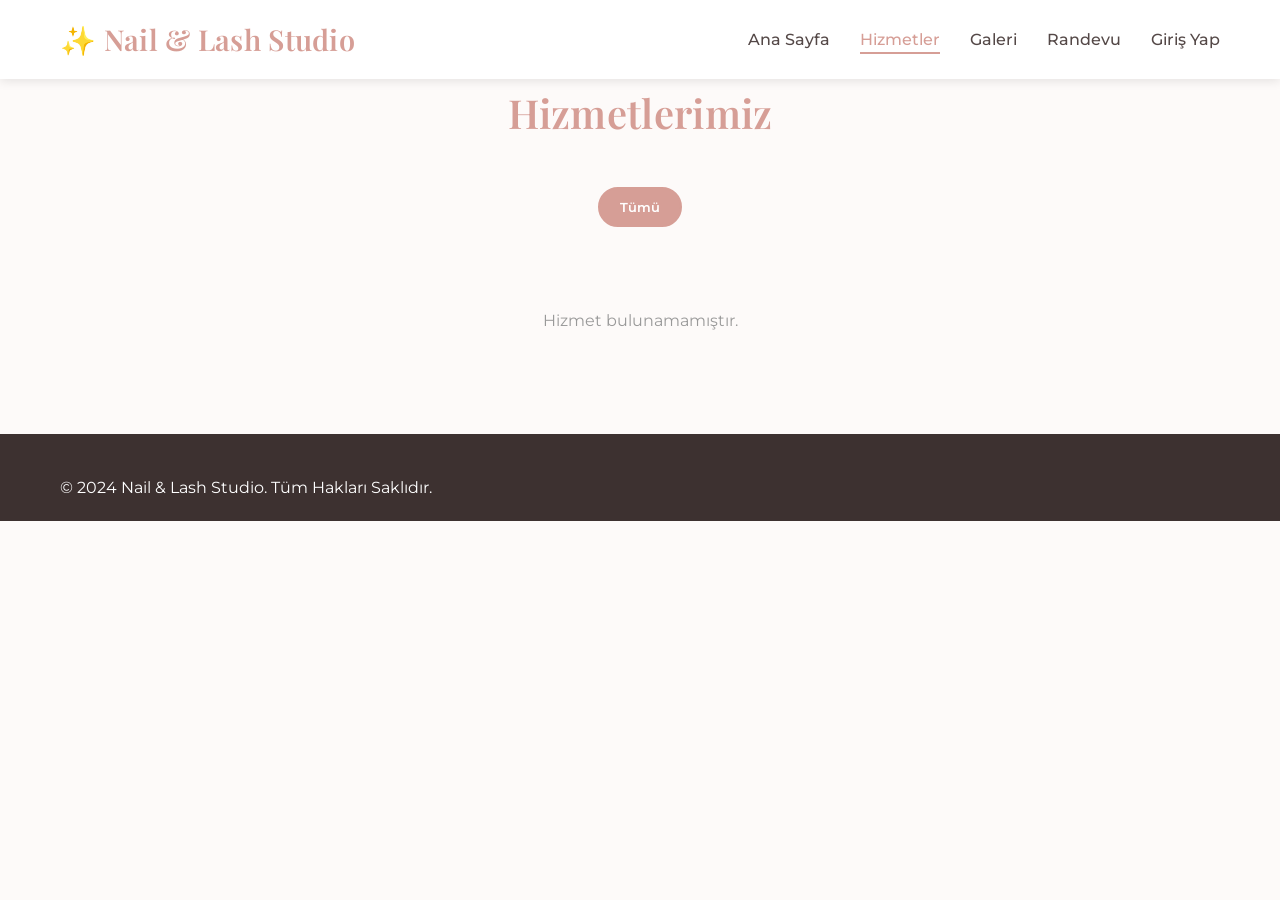
<file: nailApp/Frontend/pages/services.html>
<!DOCTYPE html>
<html lang="tr">
<head>
    <meta charset="UTF-8">
    <meta name="viewport" content="width=device-width, initial-scale=1.0">
    <title>Hizmetler - Nail & Lash Studio</title>
    <link rel="stylesheet" href="../css/style.css">
    <link rel="stylesheet" href="../css/responsive.css">
</head>
<body>
    <!-- Navigation -->
    <nav class="navbar">
        <div class="container">
            <div class="navbar-content">
                <div class="logo">
                    <h1>✨ Nail & Lash Studio</h1>
                </div>
                <ul class="nav-menu">
                    <li><a href="../index.html">Ana Sayfa</a></li>
                    <li><a href="services.html" class="active">Hizmetler</a></li>
                    <li><a href="gallery.html">Galeri</a></li>
                    <li><a href="appointments.html">Randevu</a></li>
                    <li id="authMenu">
                        <a href="login.html">Giriş Yap</a>
                    </li>
                </ul>
            </div>
        </div>
    </nav>

    <!-- Services Section -->
    <section class="services-section">
        <div class="container">
            <h1>Hizmetlerimiz</h1>
            
            <!-- Category Filter -->
            <div class="filter-section" id="filterSection">
                <button class="filter-btn active" data-category="all">Tümü</button>
                <!-- Kategoriler API'den dinamik yüklenecek -->
            </div>

            <!-- Services Grid -->
            <div class="services-full-grid" id="servicesFullGrid">
                <p class="no-data">Hizmetler yükleniyor...</p>
            </div>
        </div>
    </section>

    <!-- Footer -->
    <footer class="footer">
        <div class="container">
            <p>&copy; 2024 Nail & Lash Studio. Tüm Hakları Saklıdır.</p>
        </div>
    </footer>

    <script src="../js/main.js"></script>
    <script src="../js/services.js"></script>
</body>
</html>
</file>
<file: Frontend/css/style.css>
/* ============ GLOBAL STYLES ============ */
@import url('https://fonts.googleapis.com/css2?family=Montserrat:wght@300;400;500;600;700&family=Playfair+Display:ital,wght@0,400;0,600;0,700;1,400&display=swap');

:root {
    --primary-color: #d69e96; /* Muted soft blush rose */
    --secondary-color: #f5e3e0; /* Very soft cream rose */
    --accent-color: #c9827a; /* Slightly deeper accent rose */
    --dark-color: #3d3130; /* Warm cocoa charcoal */
    --light-color: #fdfaf9; /* Creamy milk white background */
    --text-color: #544847; /* Soft cocoa text */
    --border-radius: 16px; /* Smooth rounded corners */
    --transition: all 0.4s cubic-bezier(0.16, 1, 0.3, 1);
    --box-shadow: 0 12px 30px rgba(61, 49, 48, 0.05); /* Soft premium shadow */
}

* {
    margin: 0;
    padding: 0;
    box-sizing: border-box;
}

body {
    font-family: 'Montserrat', -apple-system, BlinkMacSystemFont, 'Segoe UI', sans-serif;
    color: var(--text-color);
    background-color: var(--light-color);
    line-height: 1.7;
    overflow-x: hidden;
}

h1, h2, h3, h4, h5, h6, .logo h1, .hero-content h2 {
    font-family: 'Playfair Display', serif;
    font-weight: 600;
    color: var(--dark-color);
    letter-spacing: 0.3px;
}

.container {
    max-width: 1200px;
    margin: 0 auto;
    padding: 0 20px;
}

/* ============ BUTTONS ============ */
.btn {
    padding: 12px 30px;
    border: none;
    border-radius: var(--border-radius);
    cursor: pointer;
    font-size: 0.95rem;
    font-weight: 500;
    font-family: inherit;
    transition: var(--transition);
    text-decoration: none;
    display: inline-block;
}

.btn-primary {
    background-color: var(--primary-color);
    color: white;
    box-shadow: 0 4px 15px rgba(214, 158, 150, 0.2);
}

.btn-primary:hover {
    background-color: var(--accent-color);
    transform: translateY(-2px);
    box-shadow: 0 8px 25px rgba(214, 158, 150, 0.35);
}

.btn-secondary {
    background-color: var(--secondary-color);
    color: var(--dark-color);
}

.btn-secondary:hover {
    background-color: var(--primary-color);
    color: white;
    transform: translateY(-2px);
    box-shadow: 0 8px 25px rgba(214, 158, 150, 0.25);
}

.btn-outline {
    background-color: transparent;
    color: var(--dark-color);
    border: 2px solid var(--primary-color);
}

.btn-outline:hover {
    background-color: var(--primary-color);
    color: white;
    transform: translateY(-2px);
    box-shadow: 0 8px 25px rgba(214, 158, 150, 0.25);
}

.btn-sm {
    padding: 8px 20px;
    font-size: 0.85rem;
}

/* ============ NAVBAR ============ */
.navbar {
    background-color: white;
    box-shadow: 0 2px 10px rgba(0,0,0,0.1);
    position: sticky;
    top: 0;
    z-index: 100;
}

.navbar-content {
    display: flex;
    justify-content: space-between;
    align-items: center;
    padding: 15px 0;
}

.logo h1 {
    color: var(--primary-color);
    font-size: 1.8rem;
}

.nav-menu {
    display: flex;
    list-style: none;
    gap: 30px;
}

.nav-menu a {
    color: var(--text-color);
    text-decoration: none;
    font-weight: 500;
    transition: var(--transition);
    position: relative;
}

.nav-menu a:hover,
.nav-menu a.active {
    color: var(--primary-color);
}

.nav-menu a:before {
    content: '';
    position: absolute;
    bottom: -5px;
    left: 0;
    width: 0;
    height: 2px;
    background-color: var(--primary-color);
    transition: width 0.3s ease;
}

.nav-menu a:hover:before,
.nav-menu a.active:before {
    width: 100%;
}

/* Hamburger Menu */
.hamburger {
    display: none;
    flex-direction: column;
    gap: 5px;
    background: none;
    border: none;
    cursor: pointer;
    padding: 5px;
    z-index: 101;
}

.hamburger span {
    display: block;
    width: 25px;
    height: 3px;
    background-color: var(--dark-color);
    border-radius: 3px;
    transition: var(--transition);
}

.hamburger.active span:nth-child(1) {
    transform: rotate(45deg) translate(5px, 6px);
}

.hamburger.active span:nth-child(2) {
    opacity: 0;
}

.hamburger.active span:nth-child(3) {
    transform: rotate(-45deg) translate(5px, -6px);
}

/* ============ HERO SECTION ============ */
.hero {
    background: radial-gradient(circle at 10% 20%, rgba(245, 227, 224, 0.4) 0%, rgba(214, 158, 150, 0.18) 90%);
    color: var(--dark-color);
    text-align: center;
    padding: 120px 20px;
    min-height: 450px;
    display: flex;
    align-items: center;
    justify-content: center;
    border-bottom: 1px solid rgba(214, 158, 150, 0.15);
}

.hero-content h2 {
    font-size: 3.2rem;
    font-family: 'Playfair Display', serif;
    color: var(--dark-color);
    margin-bottom: 20px;
    animation: slideUp 0.8s ease;
}

.hero-content p {
    font-size: 1.25rem;
    color: var(--text-color);
    margin-bottom: 35px;
    max-width: 600px;
    margin-left: auto;
    margin-right: auto;
    animation: slideUp 1s ease;
}

.hero-buttons {
    display: flex;
    gap: 15px;
    justify-content: center;
    flex-wrap: wrap;
    animation: slideUp 1.2s ease;
}

@keyframes slideUp {
    from {
        opacity: 0;
        transform: translateY(30px);
    }
    to {
        opacity: 1;
        transform: translateY(0);
    }
}

/* ============ ANNOUNCEMENTS ============ */
.announcements {
    padding: 30px 0;
    background-color: #fff8e1;
}

.announcement-banner {
    display: flex;
    align-items: center;
    gap: 20px;
    padding: 20px 30px;
    background: linear-gradient(135deg, #fff3e0, #fff8e1);
    border-radius: var(--border-radius);
    border-left: 4px solid #ff9800;
}

.announcement-icon {
    font-size: 2.5rem;
    flex-shrink: 0;
}

.announcement-text {
    flex: 1;
}

.announcement-text h3 {
    color: #e65100;
    margin-bottom: 5px;
    font-size: 1.1rem;
}

.announcement-text p {
    color: #5d4037;
    font-size: 0.95rem;
}

.service-card,
.service-detail-card {
    background: white;
    padding: 30px;
    border-radius: var(--border-radius);
    text-align: center;
    border: 1px solid rgba(214, 158, 150, 0.15);
    box-shadow: var(--box-shadow);
    transition: var(--transition);
    cursor: pointer;
}

.service-card:hover,
.service-detail-card:hover {
    transform: translateY(-6px);
    box-shadow: 0 15px 35px rgba(214, 158, 150, 0.25);
    border-color: rgba(214, 158, 150, 0.4);
}
.featured-services {
    padding: 60px 0;
    background-color: #f9f9f9;
}

.featured-services h2,
.gallery-preview h2,
.services-section h1,
.gallery-section h1,
.appointments-section h1,
.why-us h2 {
    text-align: center;
    font-size: 2.5rem;
    margin-bottom: 40px;
    color: var(--primary-color);
}

.services-grid,
.gallery-grid {
    display: grid;
    grid-template-columns: repeat(auto-fit, minmax(300px, 1fr));
    gap: 30px;
    margin-bottom: 30px;
}



.service-card h3,
.service-detail-card h3 {
    color: var(--primary-color);
    margin-bottom: 15px;
    font-size: 1.5rem;
}

.service-card p,
.service-detail-card .description {
    color: #666;
    margin-bottom: 15px;
}

.price {
    display: inline-block;
    font-size: 1.5rem;
    color: var(--primary-color);
    font-weight: bold;
    margin-top: 10px;
}

.duration-badge {
    display: inline-block;
    margin-left: 10px;
    font-size: 0.9rem;
    color: #888;
}

.service-info {
    display: flex;
    justify-content: space-around;
    align-items: center;
    margin: 20px 0;
    padding: 15px 0;
    border-top: 1px solid #eee;
    border-bottom: 1px solid #eee;
}

.duration {
    color: #888;
    font-size: 0.9rem;
}

.section-cta {
    text-align: center;
    margin-top: 30px;
}

.loading-text,
.no-data {
    text-align: center;
    color: #999;
    grid-column: 1 / -1;
    padding: 40px;
}

/* ============ WHY US SECTION ============ */
.why-us {
    padding: 60px 0;
    background-color: white;
}

.features-grid {
    display: grid;
    grid-template-columns: repeat(auto-fit, minmax(250px, 1fr));
    gap: 30px;
}

.feature-card {
    text-align: center;
    padding: 30px;
    border-radius: var(--border-radius);
    transition: var(--transition);
}

.feature-card:hover {
    background-color: #f9f9f9;
    transform: translateY(-5px);
}

.feature-icon {
    font-size: 3rem;
    margin-bottom: 15px;
}

.feature-card h3 {
    color: var(--dark-color);
    margin-bottom: 10px;
    font-size: 1.2rem;
}

.feature-card p {
    color: #666;
    font-size: 0.95rem;
}

/* ============ GALLERY ============ */
.gallery-preview {
    padding: 60px 0;
    background-color: #f9f9f9;
}

.gallery-section {
    padding: 60px 0;
}

.gallery-grid,
.gallery-full-grid {
    display: grid;
    grid-template-columns: repeat(auto-fit, minmax(250px, 1fr));
    gap: 20px;
}

.gallery-item,
.gallery-full-item {
    position: relative;
    overflow: hidden;
    border-radius: var(--border-radius);
    cursor: pointer;
    width: 100%;
    aspect-ratio: 1 / 1;
}

.gallery-item img,
.gallery-full-item img {
    width: 100%;
    height: 100%;
    object-fit: cover;
    transition: var(--transition);
}

.gallery-item:hover img,
.gallery-full-item:hover img {
    transform: scale(1.1);
    filter: brightness(0.8);
}

.gallery-item::after,
.gallery-full-item::after {
    content: '🔍';
    position: absolute;
    top: 50%;
    left: 50%;
    transform: translate(-50%, -50%);
    font-size: 30px;
    opacity: 0;
    transition: opacity 0.3s ease;
}

.gallery-item:hover::after,
.gallery-full-item:hover::after {
    opacity: 1;
}

/* ============ LIGHTBOX ============ */
.lightbox {
    display: none;
    position: fixed;
    z-index: 1000;
    padding-top: 50px;
    left: 0;
    top: 0;
    width: 100%;
    height: 100%;
    overflow: auto;
    background-color: rgba(0,0,0,0.9);
}

.lightbox-content {
    margin: auto;
    display: block;
    width: 80%;
    max-width: 700px;
    animation: zoom 0.3s;
}

.caption {
    margin: auto;
    display: block;
    width: 80%;
    max-width: 700px;
    text-align: center;
    color: #ccc;
    padding: 10px 0;
}

.close {
    position: absolute;
    top: 15px;
    right: 35px;
    color: #f1f1f1;
    font-size: 40px;
    font-weight: bold;
    cursor: pointer;
    transition: 0.3s;
}

.close:hover,
.close:focus {
    color: #bbb;
}

@keyframes zoom {
    from {
        transform: scale(0);
    }
    to {
        transform: scale(1);
    }
}

/* ============ FORMS ============ */
.form-group {
    margin-bottom: 20px;
}

.form-group label {
    display: block;
    margin-bottom: 8px;
    font-weight: 600;
    color: var(--dark-color);
}

.form-group input,
.form-group textarea,
.form-group select {
    width: 100%;
    padding: 12px;
    border: 1px solid #ddd;
    border-radius: var(--border-radius);
    font-size: 1rem;
    font-family: inherit;
    transition: var(--transition);
}

.form-group input:focus,
.form-group textarea:focus,
.form-group select:focus {
    outline: none;
    border-color: var(--primary-color);
    box-shadow: 0 0 0 4px rgba(214, 158, 150, 0.15);
}

/* ============ APPOINTMENTS FORM ============ */
.appointments-section {
    padding: 60px 0;
    background-color: #f9f9f9;
}

.appointment-form-container {
    background: white;
    padding: 40px;
    border-radius: var(--border-radius);
    border: 1px solid rgba(214, 158, 150, 0.15);
    box-shadow: var(--box-shadow);
    max-width: 600px;
    margin: 0 auto 40px;
}

.appointment-form {
    display: flex;
    flex-direction: column;
    gap: 0;
}

/* ============ FILTER SECTION ============ */
.filter-section {
    display: flex;
    justify-content: center;
    gap: 15px;
    margin-bottom: 40px;
    flex-wrap: wrap;
}

.filter-btn {
    padding: 10px 20px;
    border: 2px solid var(--primary-color);
    background-color: white;
    color: var(--primary-color);
    border-radius: 25px;
    cursor: pointer;
    transition: var(--transition);
    font-weight: 600;
    font-family: inherit;
}

.filter-btn:hover,
.filter-btn.active {
    background-color: var(--primary-color);
    color: white;
}

/* ============ SERVICES FULL GRID ============ */
.services-full-grid {
    display: grid;
    grid-template-columns: repeat(auto-fit, minmax(300px, 1fr));
    gap: 30px;
}

/* ============ AUTH SECTION ============ */
.auth-section {
    display: flex;
    justify-content: center;
    align-items: center;
    min-height: calc(100vh - 200px);
    padding: 40px 0;
}

.auth-container {
    width: 100%;
    max-width: 500px;
    padding: 0 20px;
}

.auth-form-wrapper {
    background: white;
    padding: 40px;
    border-radius: var(--border-radius);
    border: 1px solid rgba(214, 158, 150, 0.15);
    box-shadow: var(--box-shadow);
}

.auth-form {
    display: none;
}

.auth-form.active {
    display: block;
    animation: fadeIn 0.3s ease;
}

.auth-form h2 {
    color: var(--primary-color);
    margin-bottom: 30px;
    text-align: center;
}

.auth-form p {
    text-align: center;
    margin-top: 20px;
    color: #666;
}

.auth-form a {
    color: var(--primary-color);
    text-decoration: none;
    font-weight: 600;
}

.auth-message {
    margin-top: 20px;
    padding: 15px;
    border-radius: var(--border-radius);
    text-align: center;
    display: none;
}

.auth-message.success {
    background-color: #d4edda;
    color: #155724;
    display: block;
}

.auth-message.error {
    background-color: #f8d7da;
    color: #721c24;
    display: block;
}

@keyframes fadeIn {
    from {
        opacity: 0;
    }
    to {
        opacity: 1;
    }
}

/* ============ FOOTER ============ */
.footer {
    background-color: var(--dark-color);
    color: white;
    padding: 40px 0 20px;
    margin-top: 60px;
}

.footer-content {
    display: grid;
    grid-template-columns: repeat(auto-fit, minmax(250px, 1fr));
    gap: 30px;
    margin-bottom: 30px;
}

.footer-section h3 {
    margin-bottom: 15px;
    color: var(--secondary-color);
}

.footer-section p {
    color: #ccc;
    margin-bottom: 10px;
}

.footer-bottom {
    text-align: center;
    padding-top: 20px;
    border-top: 1px solid #444;
    color: #999;
}

/* ============ HISTORY LIST ============ */
.history-list {
    display: grid;
    gap: 20px;
}

.history-item {
    background: white;
    padding: 20px;
    border-radius: var(--border-radius);
    border-left: 4px solid var(--primary-color);
    box-shadow: 0 2px 10px rgba(0,0,0,0.05);
}

.history-item h4 {
    color: var(--primary-color);
    margin-bottom: 10px;
}

.history-item p {
    color: #666;
    margin: 5px 0;
    font-size: 0.95rem;
}

.history-item .status {
    display: inline-block;
    padding: 5px 15px;
    border-radius: 20px;
    font-size: 0.85rem;
    font-weight: 600;
    margin-top: 10px;
}

.status.pending {
    background-color: #fff3cd;
    color: #856404;
}

.status.confirmed {
    background-color: #d4edda;
    color: #155724;
}

.status.completed {
    background-color: #d1ecf1;
    color: #0c5460;
}

.status.cancelled {
    background-color: #f8d7da;
    color: #721c24;
}

/* ============ USER MENU ============ */
.user-menu {
    display: flex;
    align-items: center;
    gap: 15px;
}

.user-menu span {
    font-weight: 500;
    color: var(--dark-color);
}

.user-menu a {
    color: var(--primary-color);
    text-decoration: none;
    font-weight: 600;
    font-size: 0.9rem;
}
</file>
<file: Frontend/css/responsive.css>
/* ============ RESPONSIVE DESIGN ============ */

/* Tablets (768px and below) */
@media (max-width: 768px) {
    .nav-menu {
        flex-direction: column;
        gap: 15px;
        padding: 20px 0;
    }

    .hero-content h2 {
        font-size: 2rem;
    }

    .hero-content p {
        font-size: 1.1rem;
    }

    .hero {
        padding: 60px 20px;
        min-height: 300px;
    }

    .featured-services h2,
    .gallery-preview h2,
    .services-section h1,
    .gallery-section h1,
    .appointments-section h1 {
        font-size: 2rem;
    }

    .services-grid,
    .gallery-grid,
    .gallery-full-grid {
        grid-template-columns: 1fr;
    }

    .service-card,
    .service-detail-card {
        padding: 20px;
    }

    .filter-section {
        flex-direction: column;
        gap: 10px;
    }

    .filter-btn {
        width: 100%;
    }

    .appointment-form-container {
        padding: 20px;
    }

    .footer-content {
        grid-template-columns: 1fr;
        gap: 20px;
    }

    .services-full-grid {
        grid-template-columns: 1fr;
    }
}

/* Mobile Phones (576px and below) */
@media (max-width: 576px) {
    .logo h1 {
        font-size: 1.3rem;
    }

    .nav-menu {
        gap: 10px;
    }

    .nav-menu a {
        font-size: 0.95rem;
    }

    .hero-content h2 {
        font-size: 1.5rem;
        margin-bottom: 15px;
    }

    .hero-content p {
        font-size: 0.95rem;
        margin-bottom: 20px;
    }

    .btn {
        padding: 10px 20px;
        font-size: 0.9rem;
    }

    .featured-services h2,
    .gallery-preview h2,
    .services-section h1,
    .gallery-section h1,
    .appointments-section h1 {
        font-size: 1.5rem;
        margin-bottom: 25px;
    }

    .service-card h3,
    .service-detail-card h3 {
        font-size: 1.2rem;
    }

    .price {
        font-size: 1.2rem;
    }

    .gallery-item,
    .gallery-full-item {
        height: 200px;
    }

    .lightbox-content {
        width: 95%;
    }

    .caption {
        width: 95%;
    }

    .auth-form-wrapper {
        padding: 20px;
    }

    .auth-form h2 {
        font-size: 1.5rem;
        margin-bottom: 20px;
    }

    .form-group {
        margin-bottom: 15px;
    }

    .service-info {
        flex-direction: column;
        gap: 10px;
    }

    .history-item {
        padding: 15px;
        border-left-width: 3px;
    }

    .filter-section {
        gap: 8px;
    }

    .footer-section h3 {
        font-size: 1rem;
    }

    .footer-section p {
        font-size: 0.9rem;
    }
}

/* Extra Small Devices (320px and below) */
@media (max-width: 320px) {
    .container {
        padding: 0 10px;
    }

    .logo h1 {
        font-size: 1rem;
    }

    .nav-menu {
        gap: 5px;
    }

    .nav-menu a {
        font-size: 0.85rem;
    }

    .hero-content h2 {
        font-size: 1.2rem;
    }

    .hero-content p {
        font-size: 0.85rem;
    }

    .featured-services h2,
    .gallery-preview h2 {
        font-size: 1.3rem;
    }

    .service-card,
    .service-detail-card {
        padding: 15px;
    }

    .btn {
        padding: 8px 15px;
        font-size: 0.85rem;
    }
}

/* ============ LANDSCAPE MODE ============ */
@media (max-height: 600px) and (orientation: landscape) {
    .hero {
        padding: 40px 20px;
        min-height: 250px;
    }

    .hero-content h2 {
        font-size: 1.8rem;
        margin-bottom: 10px;
    }

    .hero-content p {
        font-size: 0.9rem;
        margin-bottom: 15px;
    }
}

/* ============ HIGH RESOLUTION DISPLAYS ============ */
@media (min-width: 1920px) {
    .container {
        max-width: 1400px;
    }

    .featured-services h2,
    .gallery-preview h2,
    .services-section h1,
    .gallery-section h1,
    .appointments-section h1 {
        font-size: 3rem;
    }

    .hero-content h2 {
        font-size: 3.5rem;
    }

    .service-card,
    .service-detail-card {
        padding: 40px;
    }

    .gallery-item,
    .gallery-full-item {
        height: 350px;
    }
}

/* ============ PRINT STYLES ============ */
@media print {
    .navbar,
    .footer,
    .btn,
    .filter-section {
        display: none;
    }

    body {
        background-color: white;
    }

    .service-card,
    .service-detail-card,
    .history-item {
        page-break-inside: avoid;
        border: 1px solid #ddd;
    }
}

/* ============ TOUCH DEVICE OPTIMIZATIONS ============ */
@media (hover: none) and (pointer: coarse) {
    .btn {
        padding: 15px 30px;
    }

    .filter-btn {
        padding: 12px 24px;
    }

    .service-card,
    .service-detail-card {
        padding: 35px;
    }

    /* Add tap feedback */
    .btn:active,
    .filter-btn:active {
        transform: scale(0.98);
    }
}
</file>
<file: nailApp/Frontend/css/style.css>
/* ============ GLOBAL STYLES ============ */
@import url('https://fonts.googleapis.com/css2?family=Montserrat:wght@300;400;500;600;700&family=Playfair+Display:ital,wght@0,400;0,600;0,700;1,400&display=swap');

:root {
    --primary-color: #d69e96; /* Muted soft blush rose */
    --secondary-color: #f5e3e0; /* Very soft cream rose */
    --accent-color: #c9827a; /* Slightly deeper accent rose */
    --dark-color: #3d3130; /* Warm cocoa charcoal */
    --light-color: #fdfaf9; /* Creamy milk white background */
    --text-color: #544847; /* Soft cocoa text */
    --border-radius: 16px; /* Smooth rounded corners */
    --transition: all 0.4s cubic-bezier(0.16, 1, 0.3, 1);
    --box-shadow: 0 12px 30px rgba(61, 49, 48, 0.05); /* Soft premium shadow */
}

* {
    margin: 0;
    padding: 0;
    box-sizing: border-box;
}

body {
    font-family: 'Montserrat', -apple-system, BlinkMacSystemFont, 'Segoe UI', sans-serif;
    color: var(--text-color);
    background-color: var(--light-color);
    line-height: 1.7;
    overflow-x: hidden;
}

h1, h2, h3, h4, h5, h6, .logo h1, .hero-content h2 {
    font-family: 'Playfair Display', serif;
    font-weight: 600;
    color: var(--dark-color);
    letter-spacing: 0.3px;
}

.container {
    max-width: 1200px;
    margin: 0 auto;
    padding: 0 20px;
}

/* ============ BUTTONS ============ */
.btn {
    padding: 12px 30px;
    border: none;
    border-radius: var(--border-radius);
    cursor: pointer;
    font-size: 0.95rem;
    font-weight: 500;
    font-family: inherit;
    transition: var(--transition);
    text-decoration: none;
    display: inline-block;
}

.btn-primary {
    background-color: var(--primary-color);
    color: white;
    box-shadow: 0 4px 15px rgba(214, 158, 150, 0.2);
}

.btn-primary:hover {
    background-color: var(--accent-color);
    transform: translateY(-2px);
    box-shadow: 0 8px 25px rgba(214, 158, 150, 0.35);
}

.btn-secondary {
    background-color: var(--secondary-color);
    color: var(--dark-color);
}

.btn-secondary:hover {
    background-color: var(--primary-color);
    color: white;
    transform: translateY(-2px);
    box-shadow: 0 8px 25px rgba(214, 158, 150, 0.25);
}

.btn-outline {
    background-color: transparent;
    color: var(--dark-color);
    border: 2px solid var(--primary-color);
}

.btn-outline:hover {
    background-color: var(--primary-color);
    color: white;
    transform: translateY(-2px);
    box-shadow: 0 8px 25px rgba(214, 158, 150, 0.25);
}

.btn-sm {
    padding: 8px 20px;
    font-size: 0.85rem;
}

/* ============ NAVBAR ============ */
.navbar {
    background-color: white;
    box-shadow: 0 2px 10px rgba(0,0,0,0.1);
    position: sticky;
    top: 0;
    z-index: 100;
}

.navbar-content {
    display: flex;
    justify-content: space-between;
    align-items: center;
    padding: 15px 0;
}

.logo h1 {
    color: var(--primary-color);
    font-size: 1.8rem;
}

.nav-menu {
    display: flex;
    list-style: none;
    gap: 30px;
}

.nav-menu a {
    color: var(--text-color);
    text-decoration: none;
    font-weight: 500;
    transition: var(--transition);
    position: relative;
}

.nav-menu a:hover,
.nav-menu a.active {
    color: var(--primary-color);
}

.nav-menu a:before {
    content: '';
    position: absolute;
    bottom: -5px;
    left: 0;
    width: 0;
    height: 2px;
    background-color: var(--primary-color);
    transition: width 0.3s ease;
}

.nav-menu a:hover:before,
.nav-menu a.active:before {
    width: 100%;
}

/* Hamburger Menu */
.hamburger {
    display: none;
    flex-direction: column;
    gap: 5px;
    background: none;
    border: none;
    cursor: pointer;
    padding: 5px;
    z-index: 101;
}

.hamburger span {
    display: block;
    width: 25px;
    height: 3px;
    background-color: var(--dark-color);
    border-radius: 3px;
    transition: var(--transition);
}

.hamburger.active span:nth-child(1) {
    transform: rotate(45deg) translate(5px, 6px);
}

.hamburger.active span:nth-child(2) {
    opacity: 0;
}

.hamburger.active span:nth-child(3) {
    transform: rotate(-45deg) translate(5px, -6px);
}

/* ============ HERO SECTION ============ */
.hero {
    background: radial-gradient(circle at 10% 20%, rgba(245, 227, 224, 0.4) 0%, rgba(214, 158, 150, 0.18) 90%);
    color: var(--dark-color);
    text-align: center;
    padding: 120px 20px;
    min-height: 450px;
    display: flex;
    align-items: center;
    justify-content: center;
    border-bottom: 1px solid rgba(214, 158, 150, 0.15);
}

.hero-content h2 {
    font-size: 3.2rem;
    font-family: 'Playfair Display', serif;
    color: var(--dark-color);
    margin-bottom: 20px;
    animation: slideUp 0.8s ease;
}

.hero-content p {
    font-size: 1.25rem;
    color: var(--text-color);
    margin-bottom: 35px;
    max-width: 600px;
    margin-left: auto;
    margin-right: auto;
    animation: slideUp 1s ease;
}

.hero-buttons {
    display: flex;
    gap: 15px;
    justify-content: center;
    flex-wrap: wrap;
    animation: slideUp 1.2s ease;
}

@keyframes slideUp {
    from {
        opacity: 0;
        transform: translateY(30px);
    }
    to {
        opacity: 1;
        transform: translateY(0);
    }
}

/* ============ ANNOUNCEMENTS ============ */
.announcements {
    padding: 30px 0;
    background-color: #fff8e1;
}

.announcement-banner {
    display: flex;
    align-items: center;
    gap: 20px;
    padding: 20px 30px;
    background: linear-gradient(135deg, #fff3e0, #fff8e1);
    border-radius: var(--border-radius);
    border-left: 4px solid #ff9800;
}

.announcement-icon {
    font-size: 2.5rem;
    flex-shrink: 0;
}

.announcement-text {
    flex: 1;
}

.announcement-text h3 {
    color: #e65100;
    margin-bottom: 5px;
    font-size: 1.1rem;
}

.announcement-text p {
    color: #5d4037;
    font-size: 0.95rem;
}

.service-card,
.service-detail-card {
    background: white;
    padding: 30px;
    border-radius: var(--border-radius);
    text-align: center;
    border: 1px solid rgba(214, 158, 150, 0.15);
    box-shadow: var(--box-shadow);
    transition: var(--transition);
    cursor: pointer;
}

.service-card:hover,
.service-detail-card:hover {
    transform: translateY(-6px);
    box-shadow: 0 15px 35px rgba(214, 158, 150, 0.25);
    border-color: rgba(214, 158, 150, 0.4);
}
.featured-services {
    padding: 60px 0;
    background-color: #f9f9f9;
}

.featured-services h2,
.gallery-preview h2,
.services-section h1,
.gallery-section h1,
.appointments-section h1,
.why-us h2 {
    text-align: center;
    font-size: 2.5rem;
    margin-bottom: 40px;
    color: var(--primary-color);
}

.services-grid,
.gallery-grid {
    display: grid;
    grid-template-columns: repeat(auto-fit, minmax(300px, 1fr));
    gap: 30px;
    margin-bottom: 30px;
}



.service-card h3,
.service-detail-card h3 {
    color: var(--primary-color);
    margin-bottom: 15px;
    font-size: 1.5rem;
}

.service-card p,
.service-detail-card .description {
    color: #666;
    margin-bottom: 15px;
}

.price {
    display: inline-block;
    font-size: 1.5rem;
    color: var(--primary-color);
    font-weight: bold;
    margin-top: 10px;
}

.duration-badge {
    display: inline-block;
    margin-left: 10px;
    font-size: 0.9rem;
    color: #888;
}

.service-info {
    display: flex;
    justify-content: space-around;
    align-items: center;
    margin: 20px 0;
    padding: 15px 0;
    border-top: 1px solid #eee;
    border-bottom: 1px solid #eee;
}

.duration {
    color: #888;
    font-size: 0.9rem;
}

.section-cta {
    text-align: center;
    margin-top: 30px;
}

.loading-text,
.no-data {
    text-align: center;
    color: #999;
    grid-column: 1 / -1;
    padding: 40px;
}

/* ============ WHY US SECTION ============ */
.why-us {
    padding: 60px 0;
    background-color: white;
}

.features-grid {
    display: grid;
    grid-template-columns: repeat(auto-fit, minmax(250px, 1fr));
    gap: 30px;
}

.feature-card {
    text-align: center;
    padding: 30px;
    border-radius: var(--border-radius);
    transition: var(--transition);
}

.feature-card:hover {
    background-color: #f9f9f9;
    transform: translateY(-5px);
}

.feature-icon {
    font-size: 3rem;
    margin-bottom: 15px;
}

.feature-card h3 {
    color: var(--dark-color);
    margin-bottom: 10px;
    font-size: 1.2rem;
}

.feature-card p {
    color: #666;
    font-size: 0.95rem;
}

/* ============ GALLERY ============ */
.gallery-preview {
    padding: 60px 0;
    background-color: #f9f9f9;
}

.gallery-section {
    padding: 60px 0;
}

.gallery-grid,
.gallery-full-grid {
    display: grid;
    grid-template-columns: repeat(auto-fit, minmax(250px, 1fr));
    gap: 20px;
}

.gallery-item,
.gallery-full-item {
    position: relative;
    overflow: hidden;
    border-radius: var(--border-radius);
    cursor: pointer;
    width: 100%;
    aspect-ratio: 1 / 1;
}

.gallery-item img,
.gallery-full-item img {
    width: 100%;
    height: 100%;
    object-fit: cover;
    transition: var(--transition);
}

.gallery-item:hover img,
.gallery-full-item:hover img {
    transform: scale(1.1);
    filter: brightness(0.8);
}

.gallery-item::after,
.gallery-full-item::after {
    content: '🔍';
    position: absolute;
    top: 50%;
    left: 50%;
    transform: translate(-50%, -50%);
    font-size: 30px;
    opacity: 0;
    transition: opacity 0.3s ease;
}

.gallery-item:hover::after,
.gallery-full-item:hover::after {
    opacity: 1;
}

/* ============ LIGHTBOX ============ */
.lightbox {
    display: none;
    position: fixed;
    z-index: 1000;
    padding-top: 50px;
    left: 0;
    top: 0;
    width: 100%;
    height: 100%;
    overflow: auto;
    background-color: rgba(0,0,0,0.9);
}

.lightbox-content {
    margin: auto;
    display: block;
    width: 80%;
    max-width: 700px;
    animation: zoom 0.3s;
}

.caption {
    margin: auto;
    display: block;
    width: 80%;
    max-width: 700px;
    text-align: center;
    color: #ccc;
    padding: 10px 0;
}

.close {
    position: absolute;
    top: 15px;
    right: 35px;
    color: #f1f1f1;
    font-size: 40px;
    font-weight: bold;
    cursor: pointer;
    transition: 0.3s;
}

.close:hover,
.close:focus {
    color: #bbb;
}

@keyframes zoom {
    from {
        transform: scale(0);
    }
    to {
        transform: scale(1);
    }
}

/* ============ FORMS ============ */
.form-group {
    margin-bottom: 20px;
}

.form-group label {
    display: block;
    margin-bottom: 8px;
    font-weight: 600;
    color: var(--dark-color);
}

.form-group input,
.form-group textarea,
.form-group select {
    width: 100%;
    padding: 12px;
    border: 1px solid #ddd;
    border-radius: var(--border-radius);
    font-size: 1rem;
    font-family: inherit;
    transition: var(--transition);
}

.form-group input:focus,
.form-group textarea:focus,
.form-group select:focus {
    outline: none;
    border-color: var(--primary-color);
    box-shadow: 0 0 0 4px rgba(214, 158, 150, 0.15);
}

/* ============ APPOINTMENTS FORM ============ */
.appointments-section {
    padding: 60px 0;
    background-color: #f9f9f9;
}

.appointment-form-container {
    background: white;
    padding: 40px;
    border-radius: var(--border-radius);
    border: 1px solid rgba(214, 158, 150, 0.15);
    box-shadow: var(--box-shadow);
    max-width: 600px;
    margin: 0 auto 40px;
}

.appointment-form {
    display: flex;
    flex-direction: column;
    gap: 0;
}

/* ============ FILTER SECTION ============ */
.filter-section {
    display: flex;
    justify-content: center;
    gap: 15px;
    margin-bottom: 40px;
    flex-wrap: wrap;
}

.filter-btn {
    padding: 10px 20px;
    border: 2px solid var(--primary-color);
    background-color: white;
    color: var(--primary-color);
    border-radius: 25px;
    cursor: pointer;
    transition: var(--transition);
    font-weight: 600;
    font-family: inherit;
}

.filter-btn:hover,
.filter-btn.active {
    background-color: var(--primary-color);
    color: white;
}

/* ============ SERVICES FULL GRID ============ */
.services-full-grid {
    display: grid;
    grid-template-columns: repeat(auto-fit, minmax(300px, 1fr));
    gap: 30px;
}

/* ============ AUTH SECTION ============ */
.auth-section {
    display: flex;
    justify-content: center;
    align-items: center;
    min-height: calc(100vh - 200px);
    padding: 40px 0;
}

.auth-container {
    width: 100%;
    max-width: 500px;
    padding: 0 20px;
}

.auth-form-wrapper {
    background: white;
    padding: 40px;
    border-radius: var(--border-radius);
    border: 1px solid rgba(214, 158, 150, 0.15);
    box-shadow: var(--box-shadow);
}

.auth-form {
    display: none;
}

.auth-form.active {
    display: block;
    animation: fadeIn 0.3s ease;
}

.auth-form h2 {
    color: var(--primary-color);
    margin-bottom: 30px;
    text-align: center;
}

.auth-form p {
    text-align: center;
    margin-top: 20px;
    color: #666;
}

.auth-form a {
    color: var(--primary-color);
    text-decoration: none;
    font-weight: 600;
}

.auth-message {
    margin-top: 20px;
    padding: 15px;
    border-radius: var(--border-radius);
    text-align: center;
    display: none;
}

.auth-message.success {
    background-color: #d4edda;
    color: #155724;
    display: block;
}

.auth-message.error {
    background-color: #f8d7da;
    color: #721c24;
    display: block;
}

@keyframes fadeIn {
    from {
        opacity: 0;
    }
    to {
        opacity: 1;
    }
}

/* ============ FOOTER ============ */
.footer {
    background-color: var(--dark-color);
    color: white;
    padding: 40px 0 20px;
    margin-top: 60px;
}

.footer-content {
    display: grid;
    grid-template-columns: repeat(auto-fit, minmax(250px, 1fr));
    gap: 30px;
    margin-bottom: 30px;
}

.footer-section h3 {
    margin-bottom: 15px;
    color: var(--secondary-color);
}

.footer-section p {
    color: #ccc;
    margin-bottom: 10px;
}

.footer-bottom {
    text-align: center;
    padding-top: 20px;
    border-top: 1px solid #444;
    color: #999;
}

/* ============ HISTORY LIST ============ */
.history-list {
    display: grid;
    gap: 20px;
}

.history-item {
    background: white;
    padding: 20px;
    border-radius: var(--border-radius);
    border-left: 4px solid var(--primary-color);
    box-shadow: 0 2px 10px rgba(0,0,0,0.05);
}

.history-item h4 {
    color: var(--primary-color);
    margin-bottom: 10px;
}

.history-item p {
    color: #666;
    margin: 5px 0;
    font-size: 0.95rem;
}

.history-item .status {
    display: inline-block;
    padding: 5px 15px;
    border-radius: 20px;
    font-size: 0.85rem;
    font-weight: 600;
    margin-top: 10px;
}

.status.pending {
    background-color: #fff3cd;
    color: #856404;
}

.status.confirmed {
    background-color: #d4edda;
    color: #155724;
}

.status.completed {
    background-color: #d1ecf1;
    color: #0c5460;
}

.status.cancelled {
    background-color: #f8d7da;
    color: #721c24;
}

/* ============ USER MENU ============ */
.user-menu {
    display: flex;
    align-items: center;
    gap: 15px;
}

.user-menu span {
    font-weight: 500;
    color: var(--dark-color);
}

.user-menu a {
    color: var(--primary-color);
    text-decoration: none;
    font-weight: 600;
    font-size: 0.9rem;
}
</file>
<file: nailApp/Frontend/css/responsive.css>
/* ============ RESPONSIVE DESIGN ============ */

/* Tablets (768px and below) */
@media (max-width: 768px) {
    .nav-menu {
        flex-direction: column;
        gap: 15px;
        padding: 20px 0;
    }

    .hero-content h2 {
        font-size: 2rem;
    }

    .hero-content p {
        font-size: 1.1rem;
    }

    .hero {
        padding: 60px 20px;
        min-height: 300px;
    }

    .featured-services h2,
    .gallery-preview h2,
    .services-section h1,
    .gallery-section h1,
    .appointments-section h1 {
        font-size: 2rem;
    }

    .services-grid,
    .gallery-grid,
    .gallery-full-grid {
        grid-template-columns: 1fr;
    }

    .service-card,
    .service-detail-card {
        padding: 20px;
    }

    .filter-section {
        flex-direction: column;
        gap: 10px;
    }

    .filter-btn {
        width: 100%;
    }

    .appointment-form-container {
        padding: 20px;
    }

    .footer-content {
        grid-template-columns: 1fr;
        gap: 20px;
    }

    .services-full-grid {
        grid-template-columns: 1fr;
    }
}

/* Mobile Phones (576px and below) */
@media (max-width: 576px) {
    .logo h1 {
        font-size: 1.3rem;
    }

    .nav-menu {
        gap: 10px;
    }

    .nav-menu a {
        font-size: 0.95rem;
    }

    .hero-content h2 {
        font-size: 1.5rem;
        margin-bottom: 15px;
    }

    .hero-content p {
        font-size: 0.95rem;
        margin-bottom: 20px;
    }

    .btn {
        padding: 10px 20px;
        font-size: 0.9rem;
    }

    .featured-services h2,
    .gallery-preview h2,
    .services-section h1,
    .gallery-section h1,
    .appointments-section h1 {
        font-size: 1.5rem;
        margin-bottom: 25px;
    }

    .service-card h3,
    .service-detail-card h3 {
        font-size: 1.2rem;
    }

    .price {
        font-size: 1.2rem;
    }

    .gallery-item,
    .gallery-full-item {
        height: 200px;
    }

    .lightbox-content {
        width: 95%;
    }

    .caption {
        width: 95%;
    }

    .auth-form-wrapper {
        padding: 20px;
    }

    .auth-form h2 {
        font-size: 1.5rem;
        margin-bottom: 20px;
    }

    .form-group {
        margin-bottom: 15px;
    }

    .service-info {
        flex-direction: column;
        gap: 10px;
    }

    .history-item {
        padding: 15px;
        border-left-width: 3px;
    }

    .filter-section {
        gap: 8px;
    }

    .footer-section h3 {
        font-size: 1rem;
    }

    .footer-section p {
        font-size: 0.9rem;
    }
}

/* Extra Small Devices (320px and below) */
@media (max-width: 320px) {
    .container {
        padding: 0 10px;
    }

    .logo h1 {
        font-size: 1rem;
    }

    .nav-menu {
        gap: 5px;
    }

    .nav-menu a {
        font-size: 0.85rem;
    }

    .hero-content h2 {
        font-size: 1.2rem;
    }

    .hero-content p {
        font-size: 0.85rem;
    }

    .featured-services h2,
    .gallery-preview h2 {
        font-size: 1.3rem;
    }

    .service-card,
    .service-detail-card {
        padding: 15px;
    }

    .btn {
        padding: 8px 15px;
        font-size: 0.85rem;
    }
}

/* ============ LANDSCAPE MODE ============ */
@media (max-height: 600px) and (orientation: landscape) {
    .hero {
        padding: 40px 20px;
        min-height: 250px;
    }

    .hero-content h2 {
        font-size: 1.8rem;
        margin-bottom: 10px;
    }

    .hero-content p {
        font-size: 0.9rem;
        margin-bottom: 15px;
    }
}

/* ============ HIGH RESOLUTION DISPLAYS ============ */
@media (min-width: 1920px) {
    .container {
        max-width: 1400px;
    }

    .featured-services h2,
    .gallery-preview h2,
    .services-section h1,
    .gallery-section h1,
    .appointments-section h1 {
        font-size: 3rem;
    }

    .hero-content h2 {
        font-size: 3.5rem;
    }

    .service-card,
    .service-detail-card {
        padding: 40px;
    }

    .gallery-item,
    .gallery-full-item {
        height: 350px;
    }
}

/* ============ PRINT STYLES ============ */
@media print {
    .navbar,
    .footer,
    .btn,
    .filter-section {
        display: none;
    }

    body {
        background-color: white;
    }

    .service-card,
    .service-detail-card,
    .history-item {
        page-break-inside: avoid;
        border: 1px solid #ddd;
    }
}

/* ============ TOUCH DEVICE OPTIMIZATIONS ============ */
@media (hover: none) and (pointer: coarse) {
    .btn {
        padding: 15px 30px;
    }

    .filter-btn {
        padding: 12px 24px;
    }

    .service-card,
    .service-detail-card {
        padding: 35px;
    }

    /* Add tap feedback */
    .btn:active,
    .filter-btn:active {
        transform: scale(0.98);
    }
}
</file>
